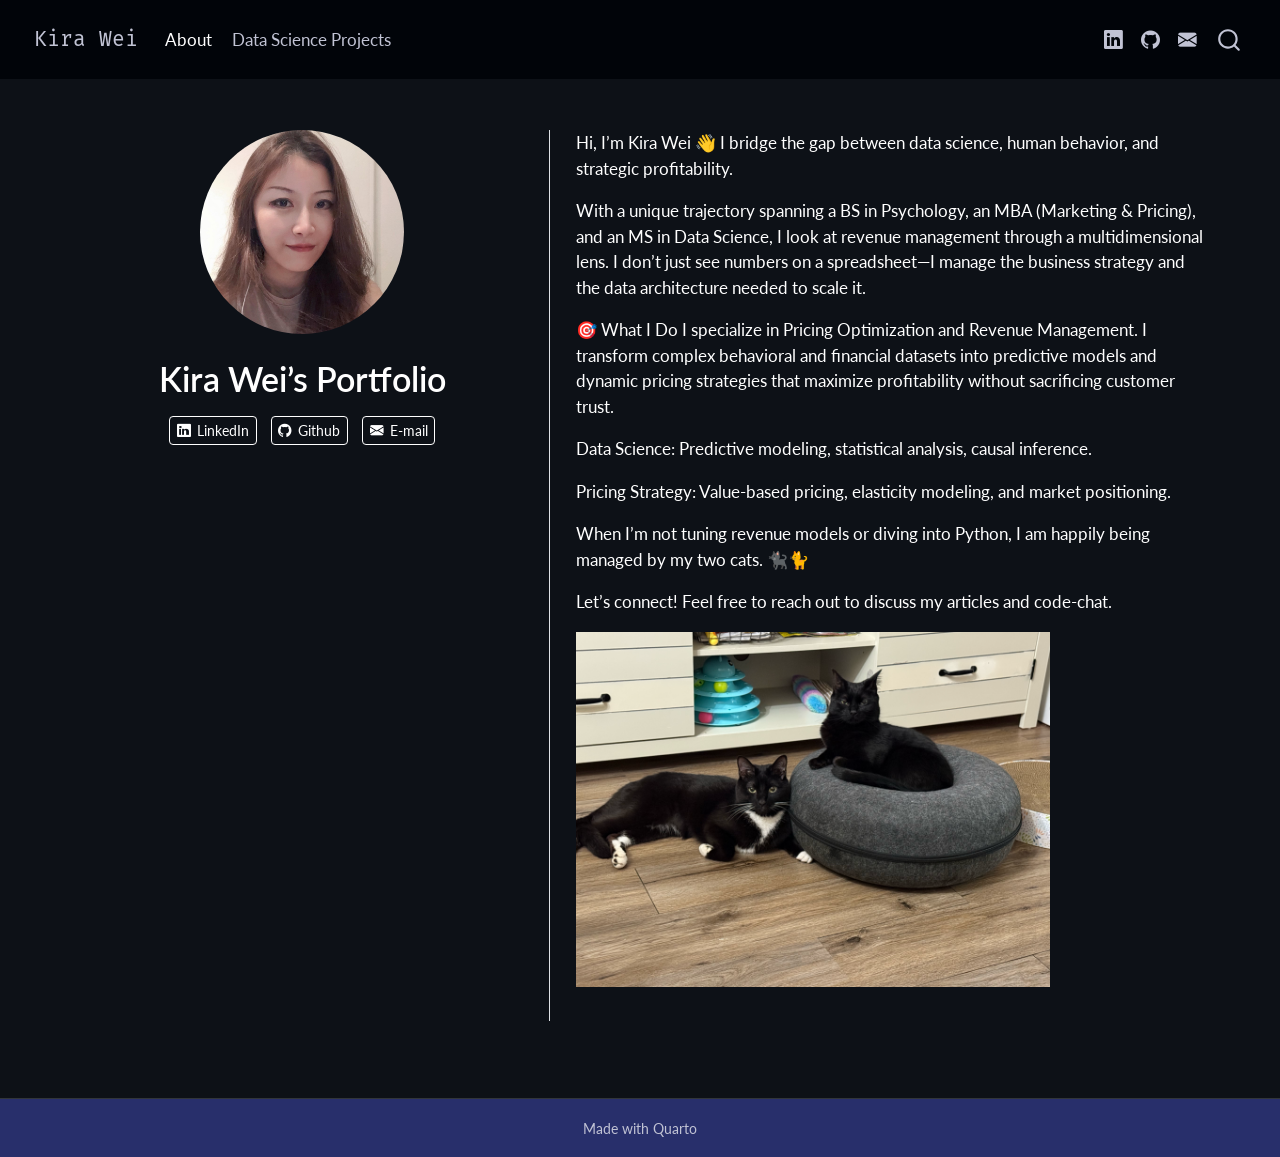
<file: docs/index.html>
<!DOCTYPE html>
<html xmlns="http://www.w3.org/1999/xhtml" lang="en" xml:lang="en"><head>

<meta charset="utf-8">
<meta name="generator" content="quarto-1.8.25">

<meta name="viewport" content="width=device-width, initial-scale=1.0, user-scalable=yes">

<meta name="author" content="">

<title>Kira Wei’s Portfolio – Kira Wei</title>
<style>
code{white-space: pre-wrap;}
span.smallcaps{font-variant: small-caps;}
div.columns{display: flex; gap: min(4vw, 1.5em);}
div.column{flex: auto; overflow-x: auto;}
div.hanging-indent{margin-left: 1.5em; text-indent: -1.5em;}
ul.task-list{list-style: none;}
ul.task-list li input[type="checkbox"] {
  width: 0.8em;
  margin: 0 0.8em 0.2em -1em; /* quarto-specific, see https://github.com/quarto-dev/quarto-cli/issues/4556 */ 
  vertical-align: middle;
}
</style>


<script src="site_libs/quarto-nav/quarto-nav.js"></script>
<script src="site_libs/quarto-nav/headroom.min.js"></script>
<script src="site_libs/clipboard/clipboard.min.js"></script>
<script src="site_libs/quarto-search/autocomplete.umd.js"></script>
<script src="site_libs/quarto-search/fuse.min.js"></script>
<script src="site_libs/quarto-search/quarto-search.js"></script>
<meta name="quarto:offset" content="./">
<link href="./images/kirawei.png" rel="icon" type="image/png">
<script src="site_libs/quarto-html/quarto.js" type="module"></script>
<script src="site_libs/quarto-html/tabsets/tabsets.js" type="module"></script>
<script src="site_libs/quarto-html/axe/axe-check.js" type="module"></script>
<script src="site_libs/quarto-html/popper.min.js"></script>
<script src="site_libs/quarto-html/tippy.umd.min.js"></script>
<link href="site_libs/quarto-html/tippy.css" rel="stylesheet">
<link href="site_libs/quarto-html/quarto-syntax-highlighting-dark-e1acd5637c463893ad826fee27f89eaf.css" rel="stylesheet" id="quarto-text-highlighting-styles">
<script src="site_libs/bootstrap/bootstrap.min.js"></script>
<link href="site_libs/bootstrap/bootstrap-icons.css" rel="stylesheet">
<link href="site_libs/bootstrap/bootstrap-3260d866896717bf08a0df898a0d5767.min.css" rel="stylesheet" append-hash="true" id="quarto-bootstrap" data-mode="dark">
<script id="quarto-search-options" type="application/json">{
  "location": "navbar",
  "copy-button": false,
  "collapse-after": 3,
  "panel-placement": "end",
  "type": "overlay",
  "limit": 50,
  "keyboard-shortcut": [
    "f",
    "/",
    "s"
  ],
  "show-item-context": false,
  "language": {
    "search-no-results-text": "No results",
    "search-matching-documents-text": "matching documents",
    "search-copy-link-title": "Copy link to search",
    "search-hide-matches-text": "Hide additional matches",
    "search-more-match-text": "more match in this document",
    "search-more-matches-text": "more matches in this document",
    "search-clear-button-title": "Clear",
    "search-text-placeholder": "",
    "search-detached-cancel-button-title": "Cancel",
    "search-submit-button-title": "Submit",
    "search-label": "Search"
  }
}</script>


<link rel="stylesheet" href="styles/css/styles.css">
<meta property="og:title" content="Kira Wei’s Portfolio – Kira Wei">
<meta property="og:image" content="https://fortietwo.com/images/kirawei.png">
<meta property="og:site_name" content="Kira Wei">
<meta property="og:image:height" content="800">
<meta property="og:image:width" content="800">
</head>

<body class="nav-fixed quarto-light">

<div id="quarto-search-results"></div>
  <header id="quarto-header" class="headroom fixed-top">
    <nav class="navbar navbar-expand-lg " data-bs-theme="dark">
      <div class="navbar-container container-fluid">
      <div class="navbar-brand-container mx-auto">
    <a href="./index.html" class="navbar-brand navbar-brand-logo">
    </a>
    <a class="navbar-brand" href="./index.html">
    <span class="navbar-title">Kira Wei</span>
    </a>
  </div>
            <div id="quarto-search" class="" title="Search"></div>
          <button class="navbar-toggler" type="button" data-bs-toggle="collapse" data-bs-target="#navbarCollapse" aria-controls="navbarCollapse" role="menu" aria-expanded="false" aria-label="Toggle navigation" onclick="if (window.quartoToggleHeadroom) { window.quartoToggleHeadroom(); }">
  <span class="navbar-toggler-icon"></span>
</button>
          <div class="collapse navbar-collapse" id="navbarCollapse">
            <ul class="navbar-nav navbar-nav-scroll me-auto">
  <li class="nav-item">
    <a class="nav-link active" href="./index.html" aria-current="page"> 
<span class="menu-text">About</span></a>
  </li>  
  <li class="nav-item">
    <a class="nav-link" href="./projects.html"> 
<span class="menu-text">Data Science Projects</span></a>
  </li>  
</ul>
            <ul class="navbar-nav navbar-nav-scroll ms-auto">
  <li class="nav-item compact">
    <a class="nav-link" href="https://www.linkedin.com/in/mengjiawei/"> <i class="bi bi-linkedin" role="img">
</i> 
<span class="menu-text"></span></a>
  </li>  
  <li class="nav-item compact">
    <a class="nav-link" href="https://github.com/kirawei2025"> <i class="bi bi-github" role="img">
</i> 
<span class="menu-text"></span></a>
  </li>  
  <li class="nav-item compact">
    <a class="nav-link" href="mailto:kiraofsimon@gmail.com"> <i class="bi bi-envelope-fill" role="img">
</i> 
<span class="menu-text"></span></a>
  </li>  
</ul>
          </div> <!-- /navcollapse -->
            <div class="quarto-navbar-tools">
</div>
      </div> <!-- /container-fluid -->
    </nav>
</header>
<!-- content -->
<div id="quarto-content" class="quarto-container page-columns page-rows-contents page-layout-full page-navbar">
<!-- sidebar -->
<!-- margin-sidebar -->
    
<!-- main -->
<div class="quarto-about-trestles column-page">
  <div class="about-entity">
    <img src="images/kirawei.png" class="about-image
  round " style="height: 12em; width: 12em;">
<header id="title-block-header" class="quarto-title-block default">
<div class="quarto-title">
<h1 class="title">Kira Wei’s Portfolio</h1>
</div>
<div class="quarto-title-meta column-page">
  </div>
</header>
    <div class="about-links">
  <a href="https://www.linkedin.com/in/mengjiawei/" class="about-link" rel="" target="">
    <i class="bi bi-linkedin"></i>
     <span class="about-link-text">LinkedIn</span>
  </a>
  <a href="https://github.com/kirawei2025" class="about-link" rel="" target="">
    <i class="bi bi-github"></i>
     <span class="about-link-text">Github</span>
  </a>
  <a href="mailto:kiraofsimon@gmail.com" class="about-link" rel="" target="">
    <i class="bi bi-envelope-fill"></i>
     <span class="about-link-text">E-mail</span>
  </a>
</div>
  </div>
  <div class="about-contents"><main class="content column-page" id="quarto-document-content">
<div id="abouten">
<p>Hi, I’m Kira Wei 👋 I bridge the gap between data science, human behavior, and strategic profitability.</p>
<p>With a unique trajectory spanning a BS in Psychology, an MBA (Marketing &amp; Pricing), and an MS in Data Science, I look at revenue management through a multidimensional lens. I don’t just see numbers on a spreadsheet—I manage the business strategy and the data architecture needed to scale it.</p>
<p>🎯 What I Do I specialize in Pricing Optimization and Revenue Management. I transform complex behavioral and financial datasets into predictive models and dynamic pricing strategies that maximize profitability without sacrificing customer trust.</p>
<p>Data Science: Predictive modeling, statistical analysis, causal inference.</p>
<p>Pricing Strategy: Value-based pricing, elasticity modeling, and market positioning.</p>
<p>When I’m not tuning revenue models or diving into Python, I am happily being managed by my two cats. 🐈‍⬛🐈</p>
<p>Let’s connect! Feel free to reach out to discuss my articles and code-chat.</p>
</div>
<p><img src="images/cat.png" class="img-fluid" style="width:75.0%"></p>
<script src="styles/js/txt-animate.js"></script>
<script src="styles/js/txt-showhide.js"></script>


</main></div>
</div>
 <!-- /main -->
<script id="quarto-html-after-body" type="application/javascript">
  window.document.addEventListener("DOMContentLoaded", function (event) {
    const isCodeAnnotation = (el) => {
      for (const clz of el.classList) {
        if (clz.startsWith('code-annotation-')) {                     
          return true;
        }
      }
      return false;
    }
    const onCopySuccess = function(e) {
      // button target
      const button = e.trigger;
      // don't keep focus
      button.blur();
      // flash "checked"
      button.classList.add('code-copy-button-checked');
      var currentTitle = button.getAttribute("title");
      button.setAttribute("title", "Copied!");
      let tooltip;
      if (window.bootstrap) {
        button.setAttribute("data-bs-toggle", "tooltip");
        button.setAttribute("data-bs-placement", "left");
        button.setAttribute("data-bs-title", "Copied!");
        tooltip = new bootstrap.Tooltip(button, 
          { trigger: "manual", 
            customClass: "code-copy-button-tooltip",
            offset: [0, -8]});
        tooltip.show();    
      }
      setTimeout(function() {
        if (tooltip) {
          tooltip.hide();
          button.removeAttribute("data-bs-title");
          button.removeAttribute("data-bs-toggle");
          button.removeAttribute("data-bs-placement");
        }
        button.setAttribute("title", currentTitle);
        button.classList.remove('code-copy-button-checked');
      }, 1000);
      // clear code selection
      e.clearSelection();
    }
    const getTextToCopy = function(trigger) {
      const outerScaffold = trigger.parentElement.cloneNode(true);
      const codeEl = outerScaffold.querySelector('code');
      for (const childEl of codeEl.children) {
        if (isCodeAnnotation(childEl)) {
          childEl.remove();
        }
      }
      return codeEl.innerText;
    }
    const clipboard = new window.ClipboardJS('.code-copy-button:not([data-in-quarto-modal])', {
      text: getTextToCopy
    });
    clipboard.on('success', onCopySuccess);
    if (window.document.getElementById('quarto-embedded-source-code-modal')) {
      const clipboardModal = new window.ClipboardJS('.code-copy-button[data-in-quarto-modal]', {
        text: getTextToCopy,
        container: window.document.getElementById('quarto-embedded-source-code-modal')
      });
      clipboardModal.on('success', onCopySuccess);
    }
      var localhostRegex = new RegExp(/^(?:http|https):\/\/localhost\:?[0-9]*\//);
      var mailtoRegex = new RegExp(/^mailto:/);
        var filterRegex = new RegExp("^(?:http:|https:)\/\/(www\.)?fortietwo\.com");
      var isInternal = (href) => {
          return filterRegex.test(href) || localhostRegex.test(href) || mailtoRegex.test(href);
      }
      // Inspect non-navigation links and adorn them if external
     var links = window.document.querySelectorAll('a[href]:not(.nav-link):not(.navbar-brand):not(.toc-action):not(.sidebar-link):not(.sidebar-item-toggle):not(.pagination-link):not(.no-external):not([aria-hidden]):not(.dropdown-item):not(.quarto-navigation-tool):not(.about-link)');
      for (var i=0; i<links.length; i++) {
        const link = links[i];
        if (!isInternal(link.href)) {
          // undo the damage that might have been done by quarto-nav.js in the case of
          // links that we want to consider external
          if (link.dataset.originalHref !== undefined) {
            link.href = link.dataset.originalHref;
          }
            // target, if specified
            link.setAttribute("target", "_blank");
            if (link.getAttribute("rel") === null) {
              link.setAttribute("rel", "noopener");
            }
        }
      }
    function tippyHover(el, contentFn, onTriggerFn, onUntriggerFn) {
      const config = {
        allowHTML: true,
        maxWidth: 500,
        delay: 100,
        arrow: false,
        appendTo: function(el) {
            return el.parentElement;
        },
        interactive: true,
        interactiveBorder: 10,
        theme: 'quarto',
        placement: 'bottom-start',
      };
      if (contentFn) {
        config.content = contentFn;
      }
      if (onTriggerFn) {
        config.onTrigger = onTriggerFn;
      }
      if (onUntriggerFn) {
        config.onUntrigger = onUntriggerFn;
      }
      window.tippy(el, config); 
    }
    const noterefs = window.document.querySelectorAll('a[role="doc-noteref"]');
    for (var i=0; i<noterefs.length; i++) {
      const ref = noterefs[i];
      tippyHover(ref, function() {
        // use id or data attribute instead here
        let href = ref.getAttribute('data-footnote-href') || ref.getAttribute('href');
        try { href = new URL(href).hash; } catch {}
        const id = href.replace(/^#\/?/, "");
        const note = window.document.getElementById(id);
        if (note) {
          return note.innerHTML;
        } else {
          return "";
        }
      });
    }
    const xrefs = window.document.querySelectorAll('a.quarto-xref');
    const processXRef = (id, note) => {
      // Strip column container classes
      const stripColumnClz = (el) => {
        el.classList.remove("page-full", "page-columns");
        if (el.children) {
          for (const child of el.children) {
            stripColumnClz(child);
          }
        }
      }
      stripColumnClz(note)
      if (id === null || id.startsWith('sec-')) {
        // Special case sections, only their first couple elements
        const container = document.createElement("div");
        if (note.children && note.children.length > 2) {
          container.appendChild(note.children[0].cloneNode(true));
          for (let i = 1; i < note.children.length; i++) {
            const child = note.children[i];
            if (child.tagName === "P" && child.innerText === "") {
              continue;
            } else {
              container.appendChild(child.cloneNode(true));
              break;
            }
          }
          if (window.Quarto?.typesetMath) {
            window.Quarto.typesetMath(container);
          }
          return container.innerHTML
        } else {
          if (window.Quarto?.typesetMath) {
            window.Quarto.typesetMath(note);
          }
          return note.innerHTML;
        }
      } else {
        // Remove any anchor links if they are present
        const anchorLink = note.querySelector('a.anchorjs-link');
        if (anchorLink) {
          anchorLink.remove();
        }
        if (window.Quarto?.typesetMath) {
          window.Quarto.typesetMath(note);
        }
        if (note.classList.contains("callout")) {
          return note.outerHTML;
        } else {
          return note.innerHTML;
        }
      }
    }
    for (var i=0; i<xrefs.length; i++) {
      const xref = xrefs[i];
      tippyHover(xref, undefined, function(instance) {
        instance.disable();
        let url = xref.getAttribute('href');
        let hash = undefined; 
        if (url.startsWith('#')) {
          hash = url;
        } else {
          try { hash = new URL(url).hash; } catch {}
        }
        if (hash) {
          const id = hash.replace(/^#\/?/, "");
          const note = window.document.getElementById(id);
          if (note !== null) {
            try {
              const html = processXRef(id, note.cloneNode(true));
              instance.setContent(html);
            } finally {
              instance.enable();
              instance.show();
            }
          } else {
            // See if we can fetch this
            fetch(url.split('#')[0])
            .then(res => res.text())
            .then(html => {
              const parser = new DOMParser();
              const htmlDoc = parser.parseFromString(html, "text/html");
              const note = htmlDoc.getElementById(id);
              if (note !== null) {
                const html = processXRef(id, note);
                instance.setContent(html);
              } 
            }).finally(() => {
              instance.enable();
              instance.show();
            });
          }
        } else {
          // See if we can fetch a full url (with no hash to target)
          // This is a special case and we should probably do some content thinning / targeting
          fetch(url)
          .then(res => res.text())
          .then(html => {
            const parser = new DOMParser();
            const htmlDoc = parser.parseFromString(html, "text/html");
            const note = htmlDoc.querySelector('main.content');
            if (note !== null) {
              // This should only happen for chapter cross references
              // (since there is no id in the URL)
              // remove the first header
              if (note.children.length > 0 && note.children[0].tagName === "HEADER") {
                note.children[0].remove();
              }
              const html = processXRef(null, note);
              instance.setContent(html);
            } 
          }).finally(() => {
            instance.enable();
            instance.show();
          });
        }
      }, function(instance) {
      });
    }
        let selectedAnnoteEl;
        const selectorForAnnotation = ( cell, annotation) => {
          let cellAttr = 'data-code-cell="' + cell + '"';
          let lineAttr = 'data-code-annotation="' +  annotation + '"';
          const selector = 'span[' + cellAttr + '][' + lineAttr + ']';
          return selector;
        }
        const selectCodeLines = (annoteEl) => {
          const doc = window.document;
          const targetCell = annoteEl.getAttribute("data-target-cell");
          const targetAnnotation = annoteEl.getAttribute("data-target-annotation");
          const annoteSpan = window.document.querySelector(selectorForAnnotation(targetCell, targetAnnotation));
          const lines = annoteSpan.getAttribute("data-code-lines").split(",");
          const lineIds = lines.map((line) => {
            return targetCell + "-" + line;
          })
          let top = null;
          let height = null;
          let parent = null;
          if (lineIds.length > 0) {
              //compute the position of the single el (top and bottom and make a div)
              const el = window.document.getElementById(lineIds[0]);
              top = el.offsetTop;
              height = el.offsetHeight;
              parent = el.parentElement.parentElement;
            if (lineIds.length > 1) {
              const lastEl = window.document.getElementById(lineIds[lineIds.length - 1]);
              const bottom = lastEl.offsetTop + lastEl.offsetHeight;
              height = bottom - top;
            }
            if (top !== null && height !== null && parent !== null) {
              // cook up a div (if necessary) and position it 
              let div = window.document.getElementById("code-annotation-line-highlight");
              if (div === null) {
                div = window.document.createElement("div");
                div.setAttribute("id", "code-annotation-line-highlight");
                div.style.position = 'absolute';
                parent.appendChild(div);
              }
              div.style.top = top - 2 + "px";
              div.style.height = height + 4 + "px";
              div.style.left = 0;
              let gutterDiv = window.document.getElementById("code-annotation-line-highlight-gutter");
              if (gutterDiv === null) {
                gutterDiv = window.document.createElement("div");
                gutterDiv.setAttribute("id", "code-annotation-line-highlight-gutter");
                gutterDiv.style.position = 'absolute';
                const codeCell = window.document.getElementById(targetCell);
                const gutter = codeCell.querySelector('.code-annotation-gutter');
                gutter.appendChild(gutterDiv);
              }
              gutterDiv.style.top = top - 2 + "px";
              gutterDiv.style.height = height + 4 + "px";
            }
            selectedAnnoteEl = annoteEl;
          }
        };
        const unselectCodeLines = () => {
          const elementsIds = ["code-annotation-line-highlight", "code-annotation-line-highlight-gutter"];
          elementsIds.forEach((elId) => {
            const div = window.document.getElementById(elId);
            if (div) {
              div.remove();
            }
          });
          selectedAnnoteEl = undefined;
        };
          // Handle positioning of the toggle
      window.addEventListener(
        "resize",
        throttle(() => {
          elRect = undefined;
          if (selectedAnnoteEl) {
            selectCodeLines(selectedAnnoteEl);
          }
        }, 10)
      );
      function throttle(fn, ms) {
      let throttle = false;
      let timer;
        return (...args) => {
          if(!throttle) { // first call gets through
              fn.apply(this, args);
              throttle = true;
          } else { // all the others get throttled
              if(timer) clearTimeout(timer); // cancel #2
              timer = setTimeout(() => {
                fn.apply(this, args);
                timer = throttle = false;
              }, ms);
          }
        };
      }
        // Attach click handler to the DT
        const annoteDls = window.document.querySelectorAll('dt[data-target-cell]');
        for (const annoteDlNode of annoteDls) {
          annoteDlNode.addEventListener('click', (event) => {
            const clickedEl = event.target;
            if (clickedEl !== selectedAnnoteEl) {
              unselectCodeLines();
              const activeEl = window.document.querySelector('dt[data-target-cell].code-annotation-active');
              if (activeEl) {
                activeEl.classList.remove('code-annotation-active');
              }
              selectCodeLines(clickedEl);
              clickedEl.classList.add('code-annotation-active');
            } else {
              // Unselect the line
              unselectCodeLines();
              clickedEl.classList.remove('code-annotation-active');
            }
          });
        }
    const findCites = (el) => {
      const parentEl = el.parentElement;
      if (parentEl) {
        const cites = parentEl.dataset.cites;
        if (cites) {
          return {
            el,
            cites: cites.split(' ')
          };
        } else {
          return findCites(el.parentElement)
        }
      } else {
        return undefined;
      }
    };
    var bibliorefs = window.document.querySelectorAll('a[role="doc-biblioref"]');
    for (var i=0; i<bibliorefs.length; i++) {
      const ref = bibliorefs[i];
      const citeInfo = findCites(ref);
      if (citeInfo) {
        tippyHover(citeInfo.el, function() {
          var popup = window.document.createElement('div');
          citeInfo.cites.forEach(function(cite) {
            var citeDiv = window.document.createElement('div');
            citeDiv.classList.add('hanging-indent');
            citeDiv.classList.add('csl-entry');
            var biblioDiv = window.document.getElementById('ref-' + cite);
            if (biblioDiv) {
              citeDiv.innerHTML = biblioDiv.innerHTML;
            }
            popup.appendChild(citeDiv);
          });
          return popup.innerHTML;
        });
      }
    }
  });
  </script>
</div> <!-- /content -->
<footer class="footer">
  <div class="nav-footer">
    <div class="nav-footer-left">
      &nbsp;
    </div>   
    <div class="nav-footer-center">
<p>Made with&nbsp;<a href="https://quarto.org/">Quarto</a></p>
</div>
    <div class="nav-footer-right">
      &nbsp;
    </div>
  </div>
</footer>




</body></html>
</file>
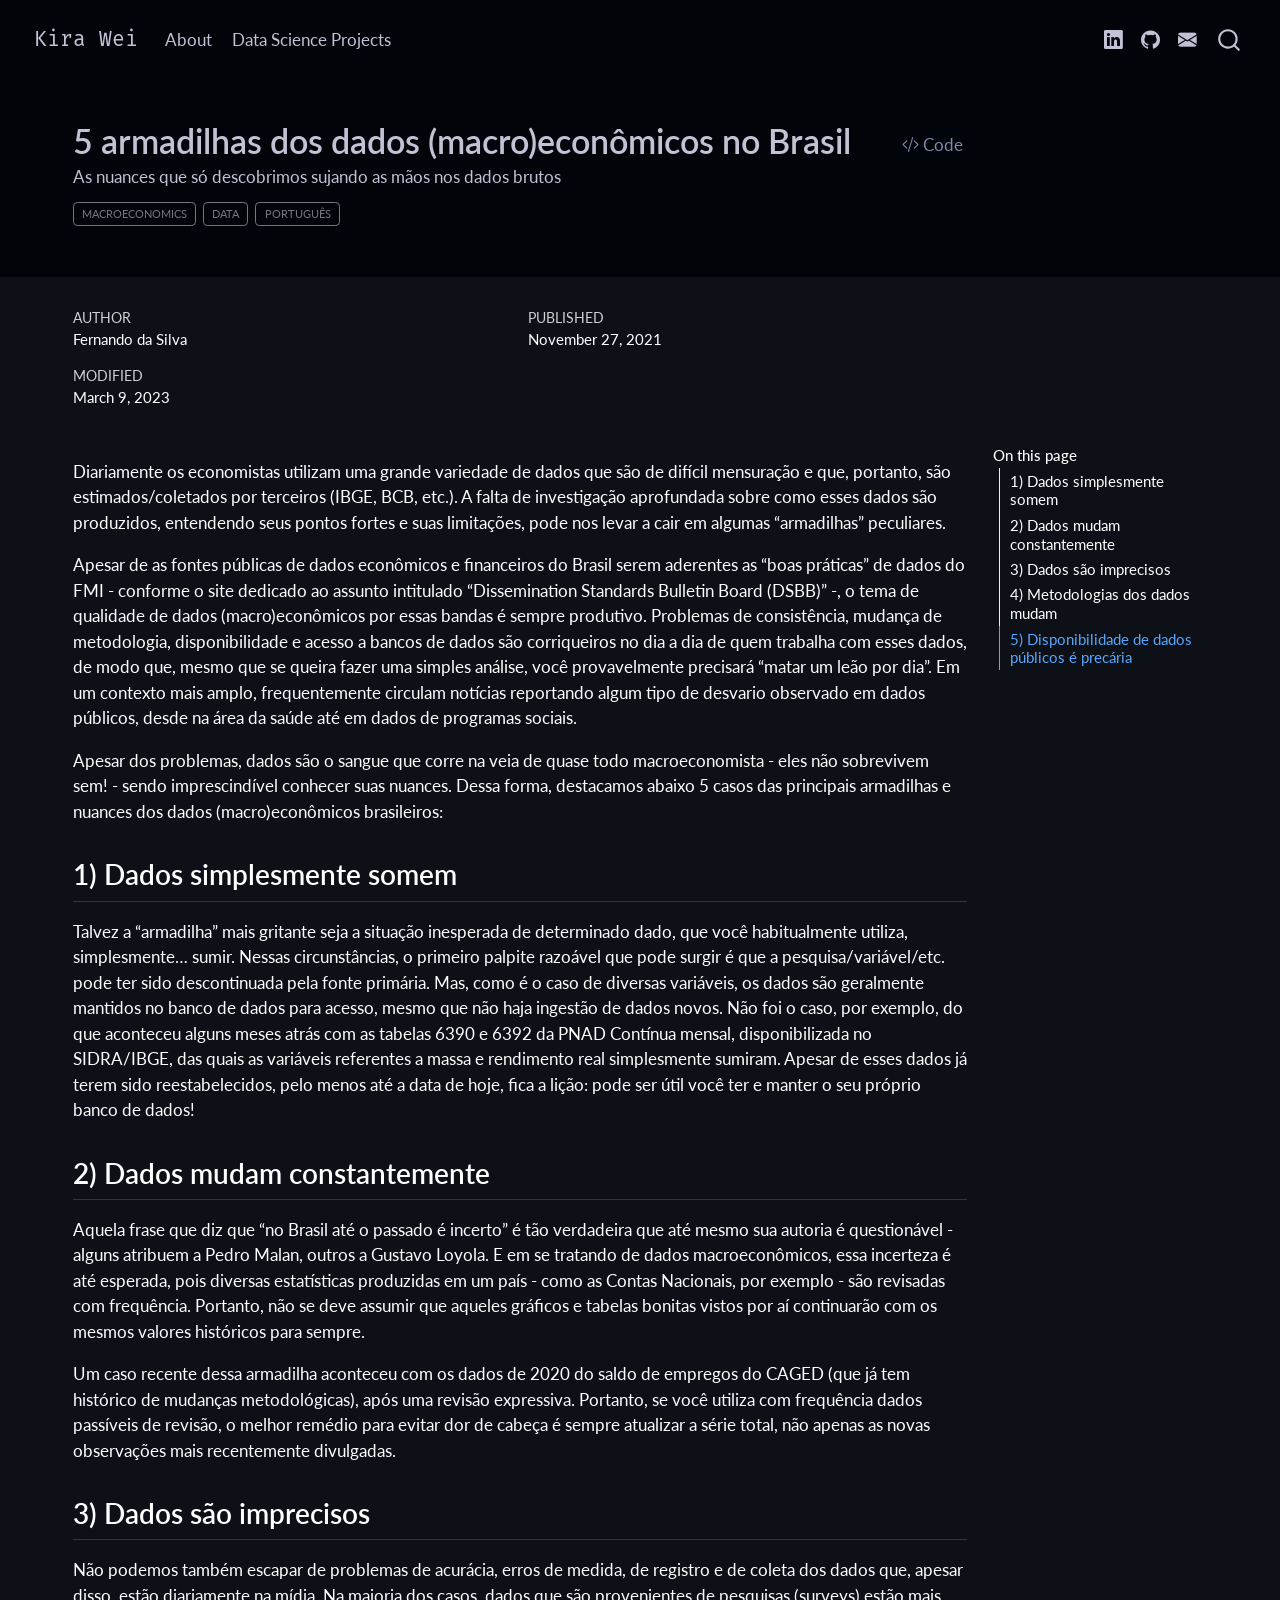
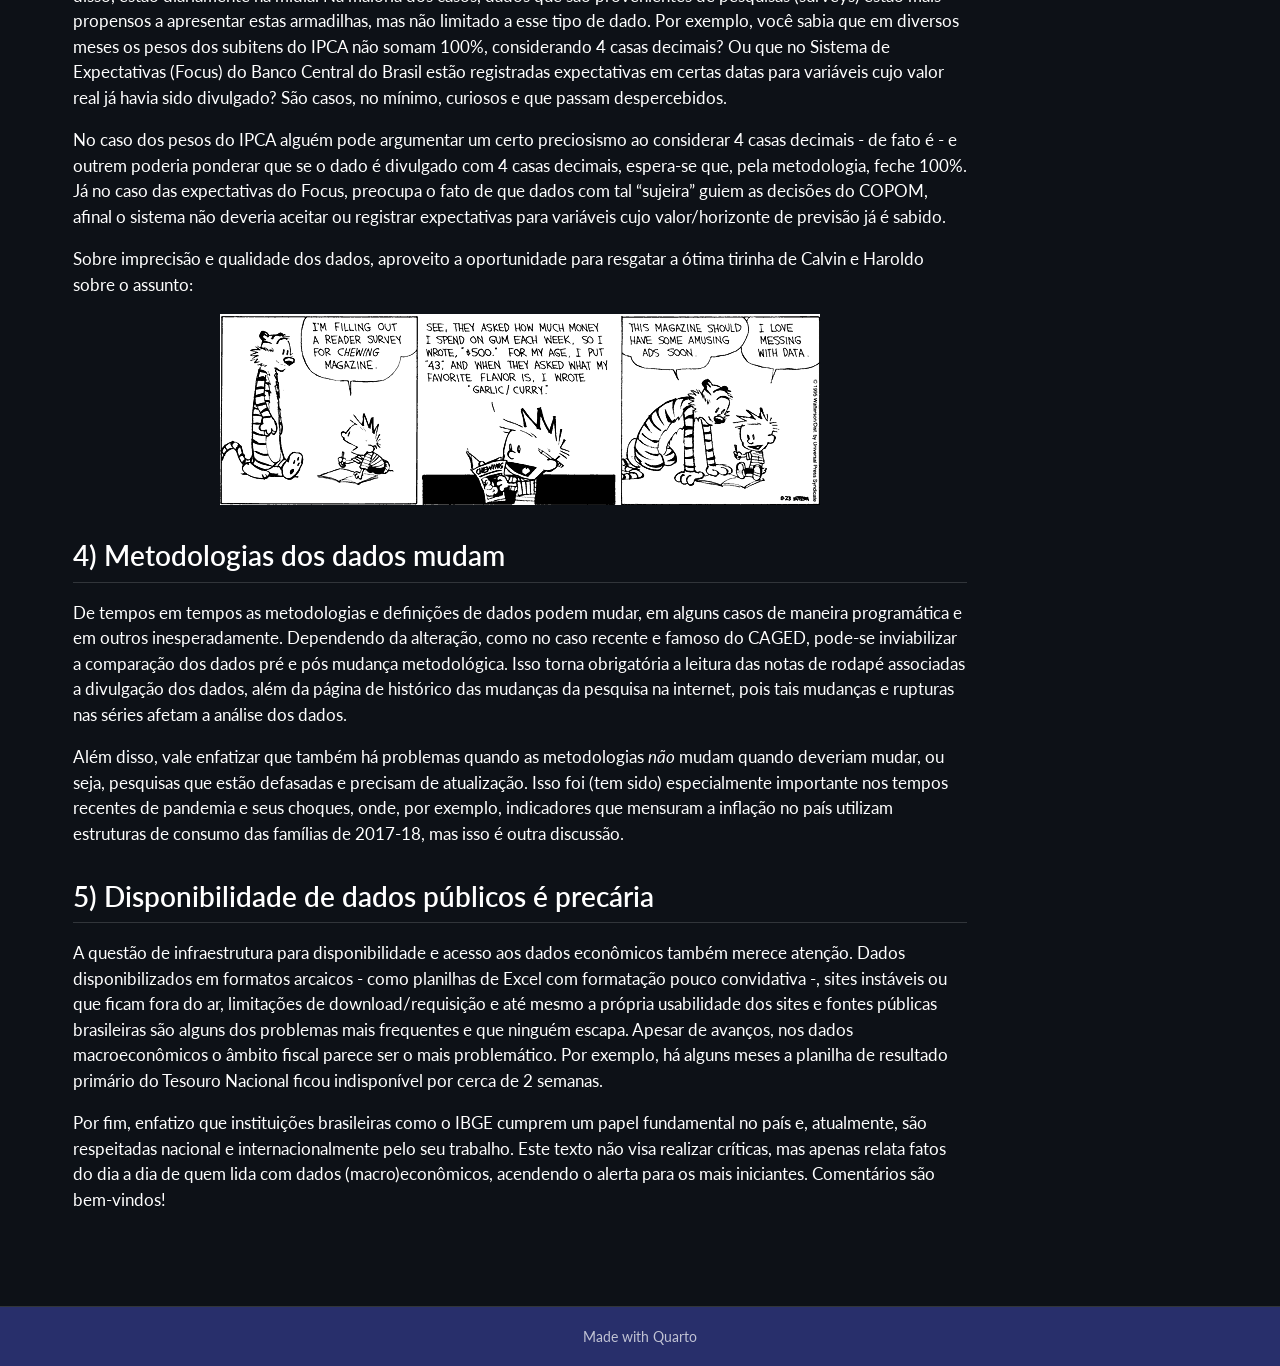
<file: docs/projects/2021-11-27-armadilhas-dos-dados-macro-no-brasil/index.html>
<!DOCTYPE html>
<html xmlns="http://www.w3.org/1999/xhtml" lang="en" xml:lang="en"><head>

<meta charset="utf-8">
<meta name="generator" content="quarto-1.8.25">

<meta name="viewport" content="width=device-width, initial-scale=1.0, user-scalable=yes">

<meta name="author" content="Fernando da Silva">
<meta name="dcterms.date" content="2021-11-27">
<meta name="description" content="As nuances que só descobrimos sujando as mãos nos dados brutos">

<title>5 armadilhas dos dados (macro)econômicos no Brasil – Kira Wei</title>
<style>
code{white-space: pre-wrap;}
span.smallcaps{font-variant: small-caps;}
div.columns{display: flex; gap: min(4vw, 1.5em);}
div.column{flex: auto; overflow-x: auto;}
div.hanging-indent{margin-left: 1.5em; text-indent: -1.5em;}
ul.task-list{list-style: none;}
ul.task-list li input[type="checkbox"] {
  width: 0.8em;
  margin: 0 0.8em 0.2em -1em; /* quarto-specific, see https://github.com/quarto-dev/quarto-cli/issues/4556 */ 
  vertical-align: middle;
}
/* CSS for syntax highlighting */
html { -webkit-text-size-adjust: 100%; }
pre > code.sourceCode { white-space: pre; position: relative; }
pre > code.sourceCode > span { display: inline-block; line-height: 1.25; }
pre > code.sourceCode > span:empty { height: 1.2em; }
.sourceCode { overflow: visible; }
code.sourceCode > span { color: inherit; text-decoration: inherit; }
div.sourceCode { margin: 1em 0; }
pre.sourceCode { margin: 0; }
@media screen {
div.sourceCode { overflow: auto; }
}
@media print {
pre > code.sourceCode { white-space: pre-wrap; }
pre > code.sourceCode > span { text-indent: -5em; padding-left: 5em; }
}
pre.numberSource code
  { counter-reset: source-line 0; }
pre.numberSource code > span
  { position: relative; left: -4em; counter-increment: source-line; }
pre.numberSource code > span > a:first-child::before
  { content: counter(source-line);
    position: relative; left: -1em; text-align: right; vertical-align: baseline;
    border: none; display: inline-block;
    -webkit-touch-callout: none; -webkit-user-select: none;
    -khtml-user-select: none; -moz-user-select: none;
    -ms-user-select: none; user-select: none;
    padding: 0 4px; width: 4em;
  }
pre.numberSource { margin-left: 3em;  padding-left: 4px; }
div.sourceCode
  {   }
@media screen {
pre > code.sourceCode > span > a:first-child::before { text-decoration: underline; }
}
</style>


<script src="../../site_libs/quarto-nav/quarto-nav.js"></script>
<script src="../../site_libs/quarto-nav/headroom.min.js"></script>
<script src="../../site_libs/clipboard/clipboard.min.js"></script>
<script src="../../site_libs/quarto-search/autocomplete.umd.js"></script>
<script src="../../site_libs/quarto-search/fuse.min.js"></script>
<script src="../../site_libs/quarto-search/quarto-search.js"></script>
<meta name="quarto:offset" content="../../">
<link href="../../images/kirawei.png" rel="icon" type="image/png">
<script src="../../site_libs/quarto-html/quarto.js" type="module"></script>
<script src="../../site_libs/quarto-html/tabsets/tabsets.js" type="module"></script>
<script src="../../site_libs/quarto-html/axe/axe-check.js" type="module"></script>
<script src="../../site_libs/quarto-html/popper.min.js"></script>
<script src="../../site_libs/quarto-html/tippy.umd.min.js"></script>
<script src="../../site_libs/quarto-html/anchor.min.js"></script>
<link href="../../site_libs/quarto-html/tippy.css" rel="stylesheet">
<link href="../../site_libs/quarto-html/quarto-syntax-highlighting-dark-e1acd5637c463893ad826fee27f89eaf.css" rel="stylesheet" id="quarto-text-highlighting-styles">
<script src="../../site_libs/bootstrap/bootstrap.min.js"></script>
<link href="../../site_libs/bootstrap/bootstrap-icons.css" rel="stylesheet">
<link href="../../site_libs/bootstrap/bootstrap-3260d866896717bf08a0df898a0d5767.min.css" rel="stylesheet" append-hash="true" id="quarto-bootstrap" data-mode="dark">
<script id="quarto-search-options" type="application/json">{
  "location": "navbar",
  "copy-button": false,
  "collapse-after": 3,
  "panel-placement": "end",
  "type": "overlay",
  "limit": 50,
  "keyboard-shortcut": [
    "f",
    "/",
    "s"
  ],
  "show-item-context": false,
  "language": {
    "search-no-results-text": "No results",
    "search-matching-documents-text": "matching documents",
    "search-copy-link-title": "Copy link to search",
    "search-hide-matches-text": "Hide additional matches",
    "search-more-match-text": "more match in this document",
    "search-more-matches-text": "more matches in this document",
    "search-clear-button-title": "Clear",
    "search-text-placeholder": "",
    "search-detached-cancel-button-title": "Cancel",
    "search-submit-button-title": "Submit",
    "search-label": "Search"
  }
}</script>


<link rel="stylesheet" href="../../styles/css/styles.css">
<meta property="og:title" content="5 armadilhas dos dados (macro)econômicos no Brasil – Kira Wei">
<meta property="og:description" content="As nuances que só descobrimos sujando as mãos nos dados brutos">
<meta property="og:image" content="https://fortietwo.com/projects/2021-11-27-armadilhas-dos-dados-macro-no-brasil/imgs/Calvin_Hobbes_Data_Quality.png">
<meta property="og:site_name" content="Kira Wei">
<meta property="og:image:height" content="191">
<meta property="og:image:width" content="600">
</head>

<body class="nav-fixed quarto-light">

<div id="quarto-search-results"></div>
  <header id="quarto-header" class="headroom fixed-top quarto-banner">
    <nav class="navbar navbar-expand-lg " data-bs-theme="dark">
      <div class="navbar-container container-fluid">
      <div class="navbar-brand-container mx-auto">
    <a href="../../index.html" class="navbar-brand navbar-brand-logo">
    </a>
    <a class="navbar-brand" href="../../index.html">
    <span class="navbar-title">Kira Wei</span>
    </a>
  </div>
            <div id="quarto-search" class="" title="Search"></div>
          <button class="navbar-toggler" type="button" data-bs-toggle="collapse" data-bs-target="#navbarCollapse" aria-controls="navbarCollapse" role="menu" aria-expanded="false" aria-label="Toggle navigation" onclick="if (window.quartoToggleHeadroom) { window.quartoToggleHeadroom(); }">
  <span class="navbar-toggler-icon"></span>
</button>
          <div class="collapse navbar-collapse" id="navbarCollapse">
            <ul class="navbar-nav navbar-nav-scroll me-auto">
  <li class="nav-item">
    <a class="nav-link" href="../../index.html"> 
<span class="menu-text">About</span></a>
  </li>  
  <li class="nav-item">
    <a class="nav-link" href="../../projects.html"> 
<span class="menu-text">Data Science Projects</span></a>
  </li>  
</ul>
            <ul class="navbar-nav navbar-nav-scroll ms-auto">
  <li class="nav-item compact">
    <a class="nav-link" href="https://www.linkedin.com/in/mengjiawei/"> <i class="bi bi-linkedin" role="img">
</i> 
<span class="menu-text"></span></a>
  </li>  
  <li class="nav-item compact">
    <a class="nav-link" href="https://github.com/kirawei2025"> <i class="bi bi-github" role="img">
</i> 
<span class="menu-text"></span></a>
  </li>  
  <li class="nav-item compact">
    <a class="nav-link" href="mailto:kiraofsimon@gmail.com"> <i class="bi bi-envelope-fill" role="img">
</i> 
<span class="menu-text"></span></a>
  </li>  
</ul>
          </div> <!-- /navcollapse -->
            <div class="quarto-navbar-tools">
</div>
      </div> <!-- /container-fluid -->
    </nav>
</header>
<!-- content -->
<header id="title-block-header" class="quarto-title-block default page-columns page-full">
  <div class="quarto-title-banner page-columns page-full">
    <div class="quarto-title column-page-left">
      <div class="quarto-title-block"><div><h1 class="title">5 armadilhas dos dados (macro)econômicos no Brasil</h1><button type="button" class="btn code-tools-button" id="quarto-code-tools-source"><i class="bi"></i> Code</button></div></div>
                  <div>
        <div class="description">
          As nuances que só descobrimos sujando as mãos nos dados brutos
        </div>
      </div>
                          <div class="quarto-categories">
                <div class="quarto-category">Macroeconomics</div>
                <div class="quarto-category">Data</div>
                <div class="quarto-category">Português</div>
              </div>
                  </div>
  </div>
    
  
  <div class="quarto-title-meta column-page-left">

      <div>
      <div class="quarto-title-meta-heading">Author</div>
      <div class="quarto-title-meta-contents">
               <p>Fernando da Silva </p>
            </div>
    </div>
      
      <div>
      <div class="quarto-title-meta-heading">Published</div>
      <div class="quarto-title-meta-contents">
        <p class="date">November 27, 2021</p>
      </div>
    </div>
    
      <div>
      <div class="quarto-title-meta-heading">Modified</div>
      <div class="quarto-title-meta-contents">
        <p class="date-modified">March 9, 2023</p>
      </div>
    </div>
      
    </div>
    
  
  </header><div id="quarto-content" class="quarto-container page-columns page-rows-contents page-layout-full page-navbar">
<!-- sidebar -->
<!-- margin-sidebar -->
    <div id="quarto-margin-sidebar" class="sidebar margin-sidebar">
        <nav id="TOC" role="doc-toc" class="toc-active">
    <h2 id="toc-title">On this page</h2>
   
  <ul>
  <li><a href="#dados-simplesmente-somem" id="toc-dados-simplesmente-somem" class="nav-link active" data-scroll-target="#dados-simplesmente-somem">1) Dados simplesmente somem</a></li>
  <li><a href="#dados-mudam-constantemente" id="toc-dados-mudam-constantemente" class="nav-link" data-scroll-target="#dados-mudam-constantemente">2) Dados mudam constantemente</a></li>
  <li><a href="#dados-são-imprecisos" id="toc-dados-são-imprecisos" class="nav-link" data-scroll-target="#dados-são-imprecisos">3) Dados são imprecisos</a></li>
  <li><a href="#metodologias-dos-dados-mudam" id="toc-metodologias-dos-dados-mudam" class="nav-link" data-scroll-target="#metodologias-dos-dados-mudam">4) Metodologias dos dados mudam</a></li>
  <li><a href="#disponibilidade-de-dados-públicos-é-precária" id="toc-disponibilidade-de-dados-públicos-é-precária" class="nav-link" data-scroll-target="#disponibilidade-de-dados-públicos-é-precária">5) Disponibilidade de dados públicos é precária</a></li>
  </ul>
</nav>
    </div>
<!-- main -->
<main class="content quarto-banner-title-block column-page-left" id="quarto-document-content">





<p>Diariamente os economistas utilizam uma grande variedade de dados que são de difícil mensuração e que, portanto, são estimados/coletados por terceiros (IBGE, BCB, etc.). A falta de investigação aprofundada sobre como esses dados são produzidos, entendendo seus pontos fortes e suas limitações, pode nos levar a cair em algumas “armadilhas” peculiares.</p>
<p>Apesar de as fontes públicas de dados econômicos e financeiros do Brasil serem aderentes as “boas práticas” de dados do FMI - conforme o site dedicado ao assunto intitulado “Dissemination Standards Bulletin Board (DSBB)” -, o tema de qualidade de dados (macro)econômicos por essas bandas é sempre produtivo. Problemas de consistência, mudança de metodologia, disponibilidade e acesso a bancos de dados são corriqueiros no dia a dia de quem trabalha com esses dados, de modo que, mesmo que se queira fazer uma simples análise, você provavelmente precisará “matar um leão por dia”. Em um contexto mais amplo, frequentemente circulam notícias reportando algum tipo de desvario observado em dados públicos, desde na área da saúde até em dados de programas sociais.</p>
<p>Apesar dos problemas, dados são o sangue que corre na veia de quase todo macroeconomista - eles não sobrevivem sem! - sendo imprescindível conhecer suas nuances. Dessa forma, destacamos abaixo 5 casos das principais armadilhas e nuances dos dados (macro)econômicos brasileiros:</p>
<section id="dados-simplesmente-somem" class="level2">
<h2 class="anchored" data-anchor-id="dados-simplesmente-somem">1) Dados simplesmente somem</h2>
<p>Talvez a “armadilha” mais gritante seja a situação inesperada de determinado dado, que você habitualmente utiliza, simplesmente… sumir. Nessas circunstâncias, o primeiro palpite razoável que pode surgir é que a pesquisa/variável/etc. pode ter sido descontinuada pela fonte primária. Mas, como é o caso de diversas variáveis, os dados são geralmente mantidos no banco de dados para acesso, mesmo que não haja ingestão de dados novos. Não foi o caso, por exemplo, do que aconteceu alguns meses atrás com as tabelas 6390 e 6392 da PNAD Contínua mensal, disponibilizada no SIDRA/IBGE, das quais as variáveis referentes a massa e rendimento real simplesmente sumiram. Apesar de esses dados já terem sido reestabelecidos, pelo menos até a data de hoje, fica a lição: pode ser útil você ter e manter o seu próprio banco de dados!</p>
</section>
<section id="dados-mudam-constantemente" class="level2">
<h2 class="anchored" data-anchor-id="dados-mudam-constantemente">2) Dados mudam constantemente</h2>
<p>Aquela frase que diz que “no Brasil até o passado é incerto” é tão verdadeira que até mesmo sua autoria é questionável - alguns atribuem a Pedro Malan, outros a Gustavo Loyola. E em se tratando de dados macroeconômicos, essa incerteza é até esperada, pois diversas estatísticas produzidas em um país - como as Contas Nacionais, por exemplo - são revisadas com frequência. Portanto, não se deve assumir que aqueles gráficos e tabelas bonitas vistos por aí continuarão com os mesmos valores históricos para sempre.</p>
<p>Um caso recente dessa armadilha aconteceu com os dados de 2020 do saldo de empregos do CAGED (que já tem histórico de mudanças metodológicas), após uma revisão expressiva. Portanto, se você utiliza com frequência dados passíveis de revisão, o melhor remédio para evitar dor de cabeça é sempre atualizar a série total, não apenas as novas observações mais recentemente divulgadas.</p>
</section>
<section id="dados-são-imprecisos" class="level2">
<h2 class="anchored" data-anchor-id="dados-são-imprecisos">3) Dados são imprecisos</h2>
<p>Não podemos também escapar de problemas de acurácia, erros de medida, de registro e de coleta dos dados que, apesar disso, estão diariamente na mídia. Na maioria dos casos, dados que são provenientes de pesquisas (surveys) estão mais propensos a apresentar estas armadilhas, mas não limitado a esse tipo de dado. Por exemplo, você sabia que em diversos meses os pesos dos subitens do IPCA não somam 100%, considerando 4 casas decimais? Ou que no Sistema de Expectativas (Focus) do Banco Central do Brasil estão registradas expectativas em certas datas para variáveis cujo valor real já havia sido divulgado? São casos, no mínimo, curiosos e que passam despercebidos.</p>
<p>No caso dos pesos do IPCA alguém pode argumentar um certo preciosismo ao considerar 4 casas decimais - de fato é - e outrem poderia ponderar que se o dado é divulgado com 4 casas decimais, espera-se que, pela metodologia, feche 100%. Já no caso das expectativas do Focus, preocupa o fato de que dados com tal “sujeira” guiem as decisões do COPOM, afinal o sistema não deveria aceitar ou registrar expectativas para variáveis cujo valor/horizonte de previsão já é sabido.</p>
<p>Sobre imprecisão e qualidade dos dados, aproveito a oportunidade para resgatar a ótima tirinha de Calvin e Haroldo sobre o assunto:</p>
<p style="text-align:center;">
<img src="imgs/Calvin_Hobbes_Data_Quality.png" class="img-fluid">
</p>
</section>
<section id="metodologias-dos-dados-mudam" class="level2">
<h2 class="anchored" data-anchor-id="metodologias-dos-dados-mudam">4) Metodologias dos dados mudam</h2>
<p>De tempos em tempos as metodologias e definições de dados podem mudar, em alguns casos de maneira programática e em outros inesperadamente. Dependendo da alteração, como no caso recente e famoso do CAGED, pode-se inviabilizar a comparação dos dados pré e pós mudança metodológica. Isso torna obrigatória a leitura das notas de rodapé associadas a divulgação dos dados, além da página de histórico das mudanças da pesquisa na internet, pois tais mudanças e rupturas nas séries afetam a análise dos dados.</p>
<p>Além disso, vale enfatizar que também há problemas quando as metodologias <em>não</em> mudam quando deveriam mudar, ou seja, pesquisas que estão defasadas e precisam de atualização. Isso foi (tem sido) especialmente importante nos tempos recentes de pandemia e seus choques, onde, por exemplo, indicadores que mensuram a inflação no país utilizam estruturas de consumo das famílias de 2017-18, mas isso é outra discussão.</p>
</section>
<section id="disponibilidade-de-dados-públicos-é-precária" class="level2">
<h2 class="anchored" data-anchor-id="disponibilidade-de-dados-públicos-é-precária">5) Disponibilidade de dados públicos é precária</h2>
<p>A questão de infraestrutura para disponibilidade e acesso aos dados econômicos também merece atenção. Dados disponibilizados em formatos arcaicos - como planilhas de Excel com formatação pouco convidativa -, sites instáveis ou que ficam fora do ar, limitações de download/requisição e até mesmo a própria usabilidade dos sites e fontes públicas brasileiras são alguns dos problemas mais frequentes e que ninguém escapa. Apesar de avanços, nos dados macroeconômicos o âmbito fiscal parece ser o mais problemático. Por exemplo, há alguns meses a planilha de resultado primário do Tesouro Nacional ficou indisponível por cerca de 2 semanas.</p>
<p>Por fim, enfatizo que instituições brasileiras como o IBGE cumprem um papel fundamental no país e, atualmente, são respeitadas nacional e internacionalmente pelo seu trabalho. Este texto não visa realizar críticas, mas apenas relata fatos do dia a dia de quem lida com dados (macro)econômicos, acendendo o alerta para os mais iniciantes. Comentários são bem-vindos!</p>


<!-- -->

</section>

</main> <!-- /main -->
<script id="quarto-html-after-body" type="application/javascript">
  window.document.addEventListener("DOMContentLoaded", function (event) {
    const icon = "";
    const anchorJS = new window.AnchorJS();
    anchorJS.options = {
      placement: 'right',
      icon: icon
    };
    anchorJS.add('.anchored');
    const isCodeAnnotation = (el) => {
      for (const clz of el.classList) {
        if (clz.startsWith('code-annotation-')) {                     
          return true;
        }
      }
      return false;
    }
    const onCopySuccess = function(e) {
      // button target
      const button = e.trigger;
      // don't keep focus
      button.blur();
      // flash "checked"
      button.classList.add('code-copy-button-checked');
      var currentTitle = button.getAttribute("title");
      button.setAttribute("title", "Copied!");
      let tooltip;
      if (window.bootstrap) {
        button.setAttribute("data-bs-toggle", "tooltip");
        button.setAttribute("data-bs-placement", "left");
        button.setAttribute("data-bs-title", "Copied!");
        tooltip = new bootstrap.Tooltip(button, 
          { trigger: "manual", 
            customClass: "code-copy-button-tooltip",
            offset: [0, -8]});
        tooltip.show();    
      }
      setTimeout(function() {
        if (tooltip) {
          tooltip.hide();
          button.removeAttribute("data-bs-title");
          button.removeAttribute("data-bs-toggle");
          button.removeAttribute("data-bs-placement");
        }
        button.setAttribute("title", currentTitle);
        button.classList.remove('code-copy-button-checked');
      }, 1000);
      // clear code selection
      e.clearSelection();
    }
    const getTextToCopy = function(trigger) {
      const outerScaffold = trigger.parentElement.cloneNode(true);
      const codeEl = outerScaffold.querySelector('code');
      for (const childEl of codeEl.children) {
        if (isCodeAnnotation(childEl)) {
          childEl.remove();
        }
      }
      return codeEl.innerText;
    }
    const clipboard = new window.ClipboardJS('.code-copy-button:not([data-in-quarto-modal])', {
      text: getTextToCopy
    });
    clipboard.on('success', onCopySuccess);
    if (window.document.getElementById('quarto-embedded-source-code-modal')) {
      const clipboardModal = new window.ClipboardJS('.code-copy-button[data-in-quarto-modal]', {
        text: getTextToCopy,
        container: window.document.getElementById('quarto-embedded-source-code-modal')
      });
      clipboardModal.on('success', onCopySuccess);
    }
    const viewSource = window.document.getElementById('quarto-view-source') ||
                       window.document.getElementById('quarto-code-tools-source');
    if (viewSource) {
      const sourceUrl = viewSource.getAttribute("data-quarto-source-url");
      viewSource.addEventListener("click", function(e) {
        if (sourceUrl) {
          // rstudio viewer pane
          if (/\bcapabilities=\b/.test(window.location)) {
            window.open(sourceUrl);
          } else {
            window.location.href = sourceUrl;
          }
        } else {
          const modal = new bootstrap.Modal(document.getElementById('quarto-embedded-source-code-modal'));
          modal.show();
        }
        return false;
      });
    }
    function toggleCodeHandler(show) {
      return function(e) {
        const detailsSrc = window.document.querySelectorAll(".cell > details > .sourceCode");
        for (let i=0; i<detailsSrc.length; i++) {
          const details = detailsSrc[i].parentElement;
          if (show) {
            details.open = true;
          } else {
            details.removeAttribute("open");
          }
        }
        const cellCodeDivs = window.document.querySelectorAll(".cell > .sourceCode");
        const fromCls = show ? "hidden" : "unhidden";
        const toCls = show ? "unhidden" : "hidden";
        for (let i=0; i<cellCodeDivs.length; i++) {
          const codeDiv = cellCodeDivs[i];
          if (codeDiv.classList.contains(fromCls)) {
            codeDiv.classList.remove(fromCls);
            codeDiv.classList.add(toCls);
          } 
        }
        return false;
      }
    }
    const hideAllCode = window.document.getElementById("quarto-hide-all-code");
    if (hideAllCode) {
      hideAllCode.addEventListener("click", toggleCodeHandler(false));
    }
    const showAllCode = window.document.getElementById("quarto-show-all-code");
    if (showAllCode) {
      showAllCode.addEventListener("click", toggleCodeHandler(true));
    }
      var localhostRegex = new RegExp(/^(?:http|https):\/\/localhost\:?[0-9]*\//);
      var mailtoRegex = new RegExp(/^mailto:/);
        var filterRegex = new RegExp("^(?:http:|https:)\/\/(www\.)?fortietwo\.com");
      var isInternal = (href) => {
          return filterRegex.test(href) || localhostRegex.test(href) || mailtoRegex.test(href);
      }
      // Inspect non-navigation links and adorn them if external
     var links = window.document.querySelectorAll('a[href]:not(.nav-link):not(.navbar-brand):not(.toc-action):not(.sidebar-link):not(.sidebar-item-toggle):not(.pagination-link):not(.no-external):not([aria-hidden]):not(.dropdown-item):not(.quarto-navigation-tool):not(.about-link)');
      for (var i=0; i<links.length; i++) {
        const link = links[i];
        if (!isInternal(link.href)) {
          // undo the damage that might have been done by quarto-nav.js in the case of
          // links that we want to consider external
          if (link.dataset.originalHref !== undefined) {
            link.href = link.dataset.originalHref;
          }
            // target, if specified
            link.setAttribute("target", "_blank");
            if (link.getAttribute("rel") === null) {
              link.setAttribute("rel", "noopener");
            }
        }
      }
    function tippyHover(el, contentFn, onTriggerFn, onUntriggerFn) {
      const config = {
        allowHTML: true,
        maxWidth: 500,
        delay: 100,
        arrow: false,
        appendTo: function(el) {
            return el.parentElement;
        },
        interactive: true,
        interactiveBorder: 10,
        theme: 'quarto',
        placement: 'bottom-start',
      };
      if (contentFn) {
        config.content = contentFn;
      }
      if (onTriggerFn) {
        config.onTrigger = onTriggerFn;
      }
      if (onUntriggerFn) {
        config.onUntrigger = onUntriggerFn;
      }
      window.tippy(el, config); 
    }
    const noterefs = window.document.querySelectorAll('a[role="doc-noteref"]');
    for (var i=0; i<noterefs.length; i++) {
      const ref = noterefs[i];
      tippyHover(ref, function() {
        // use id or data attribute instead here
        let href = ref.getAttribute('data-footnote-href') || ref.getAttribute('href');
        try { href = new URL(href).hash; } catch {}
        const id = href.replace(/^#\/?/, "");
        const note = window.document.getElementById(id);
        if (note) {
          return note.innerHTML;
        } else {
          return "";
        }
      });
    }
    const xrefs = window.document.querySelectorAll('a.quarto-xref');
    const processXRef = (id, note) => {
      // Strip column container classes
      const stripColumnClz = (el) => {
        el.classList.remove("page-full", "page-columns");
        if (el.children) {
          for (const child of el.children) {
            stripColumnClz(child);
          }
        }
      }
      stripColumnClz(note)
      if (id === null || id.startsWith('sec-')) {
        // Special case sections, only their first couple elements
        const container = document.createElement("div");
        if (note.children && note.children.length > 2) {
          container.appendChild(note.children[0].cloneNode(true));
          for (let i = 1; i < note.children.length; i++) {
            const child = note.children[i];
            if (child.tagName === "P" && child.innerText === "") {
              continue;
            } else {
              container.appendChild(child.cloneNode(true));
              break;
            }
          }
          if (window.Quarto?.typesetMath) {
            window.Quarto.typesetMath(container);
          }
          return container.innerHTML
        } else {
          if (window.Quarto?.typesetMath) {
            window.Quarto.typesetMath(note);
          }
          return note.innerHTML;
        }
      } else {
        // Remove any anchor links if they are present
        const anchorLink = note.querySelector('a.anchorjs-link');
        if (anchorLink) {
          anchorLink.remove();
        }
        if (window.Quarto?.typesetMath) {
          window.Quarto.typesetMath(note);
        }
        if (note.classList.contains("callout")) {
          return note.outerHTML;
        } else {
          return note.innerHTML;
        }
      }
    }
    for (var i=0; i<xrefs.length; i++) {
      const xref = xrefs[i];
      tippyHover(xref, undefined, function(instance) {
        instance.disable();
        let url = xref.getAttribute('href');
        let hash = undefined; 
        if (url.startsWith('#')) {
          hash = url;
        } else {
          try { hash = new URL(url).hash; } catch {}
        }
        if (hash) {
          const id = hash.replace(/^#\/?/, "");
          const note = window.document.getElementById(id);
          if (note !== null) {
            try {
              const html = processXRef(id, note.cloneNode(true));
              instance.setContent(html);
            } finally {
              instance.enable();
              instance.show();
            }
          } else {
            // See if we can fetch this
            fetch(url.split('#')[0])
            .then(res => res.text())
            .then(html => {
              const parser = new DOMParser();
              const htmlDoc = parser.parseFromString(html, "text/html");
              const note = htmlDoc.getElementById(id);
              if (note !== null) {
                const html = processXRef(id, note);
                instance.setContent(html);
              } 
            }).finally(() => {
              instance.enable();
              instance.show();
            });
          }
        } else {
          // See if we can fetch a full url (with no hash to target)
          // This is a special case and we should probably do some content thinning / targeting
          fetch(url)
          .then(res => res.text())
          .then(html => {
            const parser = new DOMParser();
            const htmlDoc = parser.parseFromString(html, "text/html");
            const note = htmlDoc.querySelector('main.content');
            if (note !== null) {
              // This should only happen for chapter cross references
              // (since there is no id in the URL)
              // remove the first header
              if (note.children.length > 0 && note.children[0].tagName === "HEADER") {
                note.children[0].remove();
              }
              const html = processXRef(null, note);
              instance.setContent(html);
            } 
          }).finally(() => {
            instance.enable();
            instance.show();
          });
        }
      }, function(instance) {
      });
    }
        let selectedAnnoteEl;
        const selectorForAnnotation = ( cell, annotation) => {
          let cellAttr = 'data-code-cell="' + cell + '"';
          let lineAttr = 'data-code-annotation="' +  annotation + '"';
          const selector = 'span[' + cellAttr + '][' + lineAttr + ']';
          return selector;
        }
        const selectCodeLines = (annoteEl) => {
          const doc = window.document;
          const targetCell = annoteEl.getAttribute("data-target-cell");
          const targetAnnotation = annoteEl.getAttribute("data-target-annotation");
          const annoteSpan = window.document.querySelector(selectorForAnnotation(targetCell, targetAnnotation));
          const lines = annoteSpan.getAttribute("data-code-lines").split(",");
          const lineIds = lines.map((line) => {
            return targetCell + "-" + line;
          })
          let top = null;
          let height = null;
          let parent = null;
          if (lineIds.length > 0) {
              //compute the position of the single el (top and bottom and make a div)
              const el = window.document.getElementById(lineIds[0]);
              top = el.offsetTop;
              height = el.offsetHeight;
              parent = el.parentElement.parentElement;
            if (lineIds.length > 1) {
              const lastEl = window.document.getElementById(lineIds[lineIds.length - 1]);
              const bottom = lastEl.offsetTop + lastEl.offsetHeight;
              height = bottom - top;
            }
            if (top !== null && height !== null && parent !== null) {
              // cook up a div (if necessary) and position it 
              let div = window.document.getElementById("code-annotation-line-highlight");
              if (div === null) {
                div = window.document.createElement("div");
                div.setAttribute("id", "code-annotation-line-highlight");
                div.style.position = 'absolute';
                parent.appendChild(div);
              }
              div.style.top = top - 2 + "px";
              div.style.height = height + 4 + "px";
              div.style.left = 0;
              let gutterDiv = window.document.getElementById("code-annotation-line-highlight-gutter");
              if (gutterDiv === null) {
                gutterDiv = window.document.createElement("div");
                gutterDiv.setAttribute("id", "code-annotation-line-highlight-gutter");
                gutterDiv.style.position = 'absolute';
                const codeCell = window.document.getElementById(targetCell);
                const gutter = codeCell.querySelector('.code-annotation-gutter');
                gutter.appendChild(gutterDiv);
              }
              gutterDiv.style.top = top - 2 + "px";
              gutterDiv.style.height = height + 4 + "px";
            }
            selectedAnnoteEl = annoteEl;
          }
        };
        const unselectCodeLines = () => {
          const elementsIds = ["code-annotation-line-highlight", "code-annotation-line-highlight-gutter"];
          elementsIds.forEach((elId) => {
            const div = window.document.getElementById(elId);
            if (div) {
              div.remove();
            }
          });
          selectedAnnoteEl = undefined;
        };
          // Handle positioning of the toggle
      window.addEventListener(
        "resize",
        throttle(() => {
          elRect = undefined;
          if (selectedAnnoteEl) {
            selectCodeLines(selectedAnnoteEl);
          }
        }, 10)
      );
      function throttle(fn, ms) {
      let throttle = false;
      let timer;
        return (...args) => {
          if(!throttle) { // first call gets through
              fn.apply(this, args);
              throttle = true;
          } else { // all the others get throttled
              if(timer) clearTimeout(timer); // cancel #2
              timer = setTimeout(() => {
                fn.apply(this, args);
                timer = throttle = false;
              }, ms);
          }
        };
      }
        // Attach click handler to the DT
        const annoteDls = window.document.querySelectorAll('dt[data-target-cell]');
        for (const annoteDlNode of annoteDls) {
          annoteDlNode.addEventListener('click', (event) => {
            const clickedEl = event.target;
            if (clickedEl !== selectedAnnoteEl) {
              unselectCodeLines();
              const activeEl = window.document.querySelector('dt[data-target-cell].code-annotation-active');
              if (activeEl) {
                activeEl.classList.remove('code-annotation-active');
              }
              selectCodeLines(clickedEl);
              clickedEl.classList.add('code-annotation-active');
            } else {
              // Unselect the line
              unselectCodeLines();
              clickedEl.classList.remove('code-annotation-active');
            }
          });
        }
    const findCites = (el) => {
      const parentEl = el.parentElement;
      if (parentEl) {
        const cites = parentEl.dataset.cites;
        if (cites) {
          return {
            el,
            cites: cites.split(' ')
          };
        } else {
          return findCites(el.parentElement)
        }
      } else {
        return undefined;
      }
    };
    var bibliorefs = window.document.querySelectorAll('a[role="doc-biblioref"]');
    for (var i=0; i<bibliorefs.length; i++) {
      const ref = bibliorefs[i];
      const citeInfo = findCites(ref);
      if (citeInfo) {
        tippyHover(citeInfo.el, function() {
          var popup = window.document.createElement('div');
          citeInfo.cites.forEach(function(cite) {
            var citeDiv = window.document.createElement('div');
            citeDiv.classList.add('hanging-indent');
            citeDiv.classList.add('csl-entry');
            var biblioDiv = window.document.getElementById('ref-' + cite);
            if (biblioDiv) {
              citeDiv.innerHTML = biblioDiv.innerHTML;
            }
            popup.appendChild(citeDiv);
          });
          return popup.innerHTML;
        });
      }
    }
  });
  </script><div class="modal fade" id="quarto-embedded-source-code-modal" tabindex="-1" aria-labelledby="quarto-embedded-source-code-modal-label" aria-hidden="true"><div class="modal-dialog modal-dialog-scrollable"><div class="modal-content"><div class="modal-header"><h5 class="modal-title" id="quarto-embedded-source-code-modal-label">Source Code</h5><button class="btn-close" data-bs-dismiss="modal"></button></div><div class="modal-body"><div class="">
<div class="code-copy-outer-scaffold"><div class="sourceCode" id="cb1" data-shortcodes="false"><pre class="sourceCode numberSource markdown number-lines code-with-copy"><code class="sourceCode markdown"><span id="cb1-1"><a href="#cb1-1"></a><span class="co">---</span></span>
<span id="cb1-2"><a href="#cb1-2"></a><span class="an">title:</span><span class="co"> "5 armadilhas dos dados (macro)econômicos no Brasil"</span></span>
<span id="cb1-3"><a href="#cb1-3"></a><span class="an">author:</span><span class="co"> "Fernando da Silva"</span></span>
<span id="cb1-4"><a href="#cb1-4"></a><span class="an">date:</span><span class="co"> "2021-11-27"</span></span>
<span id="cb1-5"><a href="#cb1-5"></a><span class="an">date-modified:</span><span class="co"> "2023-03-09"</span></span>
<span id="cb1-6"><a href="#cb1-6"></a><span class="an">description:</span><span class="co"> "As nuances que só descobrimos sujando as mãos nos dados brutos"</span></span>
<span id="cb1-7"><a href="#cb1-7"></a><span class="an">categories:</span><span class="co"> [Macroeconomics, Data, Português]</span></span>
<span id="cb1-8"><a href="#cb1-8"></a><span class="an">image:</span><span class="co"> "imgs/Calvin_Hobbes_Data_Quality.png"</span></span>
<span id="cb1-9"><a href="#cb1-9"></a><span class="an">aliases:</span></span>
<span id="cb1-10"><a href="#cb1-10"></a><span class="co">  - /posts/macroeconomia/pitfalls-macro-br/index.html</span></span>
<span id="cb1-11"><a href="#cb1-11"></a><span class="co">---</span></span>
<span id="cb1-12"><a href="#cb1-12"></a></span>
<span id="cb1-13"><a href="#cb1-13"></a>Diariamente os economistas utilizam uma grande variedade de dados que são de difícil mensuração e que, portanto, são estimados/coletados por terceiros (IBGE, BCB, etc.). A falta de investigação aprofundada sobre como esses dados são produzidos, entendendo seus pontos fortes e suas limitações, pode nos levar a cair em algumas "armadilhas" peculiares.</span>
<span id="cb1-14"><a href="#cb1-14"></a></span>
<span id="cb1-15"><a href="#cb1-15"></a>Apesar de as fontes públicas de dados econômicos e financeiros do Brasil serem aderentes as "boas práticas" de dados do FMI - conforme o site dedicado ao assunto intitulado "Dissemination Standards Bulletin Board (DSBB)" -, o tema de qualidade de dados (macro)econômicos por essas bandas é sempre produtivo. Problemas de consistência, mudança de metodologia, disponibilidade e acesso a bancos de dados são corriqueiros no dia a dia de quem trabalha com esses dados, de modo que, mesmo que se queira fazer uma simples análise, você provavelmente precisará "matar um leão por dia". Em um contexto mais amplo, frequentemente circulam notícias reportando algum tipo de desvario observado em dados públicos, desde na área da saúde até em dados de programas sociais.</span>
<span id="cb1-16"><a href="#cb1-16"></a></span>
<span id="cb1-17"><a href="#cb1-17"></a>Apesar dos problemas, dados são o sangue que corre na veia de quase todo macroeconomista - eles não sobrevivem sem! - sendo imprescindível conhecer suas nuances. Dessa forma, destacamos abaixo 5 casos das principais armadilhas e nuances dos dados (macro)econômicos brasileiros:</span>
<span id="cb1-18"><a href="#cb1-18"></a></span>
<span id="cb1-19"><a href="#cb1-19"></a><span class="fu">## 1) Dados simplesmente somem</span></span>
<span id="cb1-20"><a href="#cb1-20"></a></span>
<span id="cb1-21"><a href="#cb1-21"></a>Talvez a "armadilha" mais gritante seja a situação inesperada de determinado dado, que você habitualmente utiliza, simplesmente... sumir. Nessas circunstâncias, o primeiro palpite razoável que pode surgir é que a pesquisa/variável/etc. pode ter sido descontinuada pela fonte primária. Mas, como é o caso de diversas variáveis, os dados são geralmente mantidos no banco de dados para acesso, mesmo que não haja ingestão de dados novos. Não foi o caso, por exemplo, do que aconteceu alguns meses atrás com as tabelas 6390 e 6392 da PNAD Contínua mensal, disponibilizada no SIDRA/IBGE, das quais as variáveis referentes a massa e rendimento real simplesmente sumiram. Apesar de esses dados já terem sido reestabelecidos, pelo menos até a data de hoje, fica a lição: pode ser útil você ter e manter o seu próprio banco de dados!</span>
<span id="cb1-22"><a href="#cb1-22"></a></span>
<span id="cb1-23"><a href="#cb1-23"></a><span class="fu">## 2) Dados mudam constantemente</span></span>
<span id="cb1-24"><a href="#cb1-24"></a></span>
<span id="cb1-25"><a href="#cb1-25"></a>Aquela frase que diz que "no Brasil até o passado é incerto" é tão verdadeira que até mesmo sua autoria é questionável - alguns atribuem a Pedro Malan, outros a Gustavo Loyola. E em se tratando de dados macroeconômicos, essa incerteza é até esperada, pois diversas estatísticas produzidas em um país - como as Contas Nacionais, por exemplo - são revisadas com frequência. Portanto, não se deve assumir que aqueles gráficos e tabelas bonitas vistos por aí continuarão com os mesmos valores históricos para sempre.</span>
<span id="cb1-26"><a href="#cb1-26"></a></span>
<span id="cb1-27"><a href="#cb1-27"></a>Um caso recente dessa armadilha aconteceu com os dados de 2020 do saldo de empregos do CAGED (que já tem histórico de mudanças metodológicas), após uma revisão expressiva. Portanto, se você utiliza com frequência dados passíveis de revisão, o melhor remédio para evitar dor de cabeça é sempre atualizar a série total, não apenas as novas observações mais recentemente divulgadas.</span>
<span id="cb1-28"><a href="#cb1-28"></a></span>
<span id="cb1-29"><a href="#cb1-29"></a><span class="fu">## 3) Dados são imprecisos</span></span>
<span id="cb1-30"><a href="#cb1-30"></a></span>
<span id="cb1-31"><a href="#cb1-31"></a>Não podemos também escapar de problemas de acurácia, erros de medida, de registro e de coleta dos dados que, apesar disso, estão diariamente na mídia. Na maioria dos casos, dados que são provenientes de pesquisas (surveys) estão mais propensos a apresentar estas armadilhas, mas não limitado a esse tipo de dado. Por exemplo, você sabia que em diversos meses os pesos dos subitens do IPCA não somam 100%, considerando 4 casas decimais? Ou que no Sistema de Expectativas (Focus) do Banco Central do Brasil estão registradas expectativas em certas datas para variáveis cujo valor real já havia sido divulgado? São casos, no mínimo, curiosos e que passam despercebidos.</span>
<span id="cb1-32"><a href="#cb1-32"></a></span>
<span id="cb1-33"><a href="#cb1-33"></a>No caso dos pesos do IPCA alguém pode argumentar um certo preciosismo ao considerar 4 casas decimais - de fato é - e outrem poderia ponderar que se o dado é divulgado com 4 casas decimais, espera-se que, pela metodologia, feche 100%. Já no caso das expectativas do Focus, preocupa o fato de que dados com tal "sujeira" guiem as decisões do COPOM, afinal o sistema não deveria aceitar ou registrar expectativas para variáveis cujo valor/horizonte de previsão já é sabido.</span>
<span id="cb1-34"><a href="#cb1-34"></a></span>
<span id="cb1-35"><a href="#cb1-35"></a>Sobre imprecisão e qualidade dos dados, aproveito a oportunidade para resgatar a ótima tirinha de Calvin e Haroldo sobre o assunto:</span>
<span id="cb1-36"><a href="#cb1-36"></a></span>
<span id="cb1-37"><a href="#cb1-37"></a><span class="dt">&lt;</span><span class="kw">p</span><span class="ot"> style</span><span class="op">=</span><span class="st">"text-align:center;"</span><span class="dt">&gt;</span></span>
<span id="cb1-38"><a href="#cb1-38"></a><span class="al">![](imgs/Calvin_Hobbes_Data_Quality.png)</span></span>
<span id="cb1-39"><a href="#cb1-39"></a><span class="dt">&lt;/</span><span class="kw">p</span><span class="dt">&gt;</span></span>
<span id="cb1-40"><a href="#cb1-40"></a></span>
<span id="cb1-41"><a href="#cb1-41"></a><span class="fu">## 4) Metodologias dos dados mudam</span></span>
<span id="cb1-42"><a href="#cb1-42"></a></span>
<span id="cb1-43"><a href="#cb1-43"></a>De tempos em tempos as metodologias e definições de dados podem mudar, em alguns casos de maneira programática e em outros inesperadamente. Dependendo da alteração, como no caso recente e famoso do CAGED, pode-se inviabilizar a comparação dos dados pré e pós mudança metodológica. Isso torna obrigatória a leitura das notas de rodapé associadas a divulgação dos dados, além da página de histórico das mudanças da pesquisa na internet, pois tais mudanças e rupturas nas séries afetam a análise dos dados.</span>
<span id="cb1-44"><a href="#cb1-44"></a></span>
<span id="cb1-45"><a href="#cb1-45"></a>Além disso, vale enfatizar que também há problemas quando as metodologias *não* mudam quando deveriam mudar, ou seja, pesquisas que estão defasadas e precisam de atualização. Isso foi (tem sido) especialmente importante nos tempos recentes de pandemia e seus choques, onde, por exemplo, indicadores que mensuram a inflação no país utilizam estruturas de consumo das famílias de 2017-18, mas isso é outra discussão.</span>
<span id="cb1-46"><a href="#cb1-46"></a></span>
<span id="cb1-47"><a href="#cb1-47"></a><span class="fu">## 5) Disponibilidade de dados públicos é precária</span></span>
<span id="cb1-48"><a href="#cb1-48"></a></span>
<span id="cb1-49"><a href="#cb1-49"></a>A questão de infraestrutura para disponibilidade e acesso aos dados econômicos também merece atenção. Dados disponibilizados em formatos arcaicos - como planilhas de Excel com formatação pouco convidativa -, sites instáveis ou que ficam fora do ar, limitações de download/requisição e até mesmo a própria usabilidade dos sites e fontes públicas brasileiras são alguns dos problemas mais frequentes e que ninguém escapa. Apesar de avanços, nos dados macroeconômicos o âmbito fiscal parece ser o mais problemático. Por exemplo, há alguns meses a planilha de resultado primário do Tesouro Nacional ficou indisponível por cerca de 2 semanas.</span>
<span id="cb1-50"><a href="#cb1-50"></a></span>
<span id="cb1-51"><a href="#cb1-51"></a>Por fim, enfatizo que instituições brasileiras como o IBGE cumprem um papel fundamental no país e, atualmente, são respeitadas nacional e internacionalmente pelo seu trabalho. Este texto não visa realizar críticas, mas apenas relata fatos do dia a dia de quem lida com dados (macro)econômicos, acendendo o alerta para os mais iniciantes. Comentários são bem-vindos!</span></code></pre></div><button title="Copy to Clipboard" class="code-copy-button" data-in-quarto-modal=""><i class="bi"></i></button></div>
</div></div></div></div></div>
</div> <!-- /content -->
<footer class="footer">
  <div class="nav-footer">
    <div class="nav-footer-left">
      &nbsp;
    </div>   
    <div class="nav-footer-center">
<p>Made with&nbsp;<a href="https://quarto.org/">Quarto</a></p>
</div>
    <div class="nav-footer-right">
      &nbsp;
    </div>
  </div>
</footer>




</body></html>
</file>
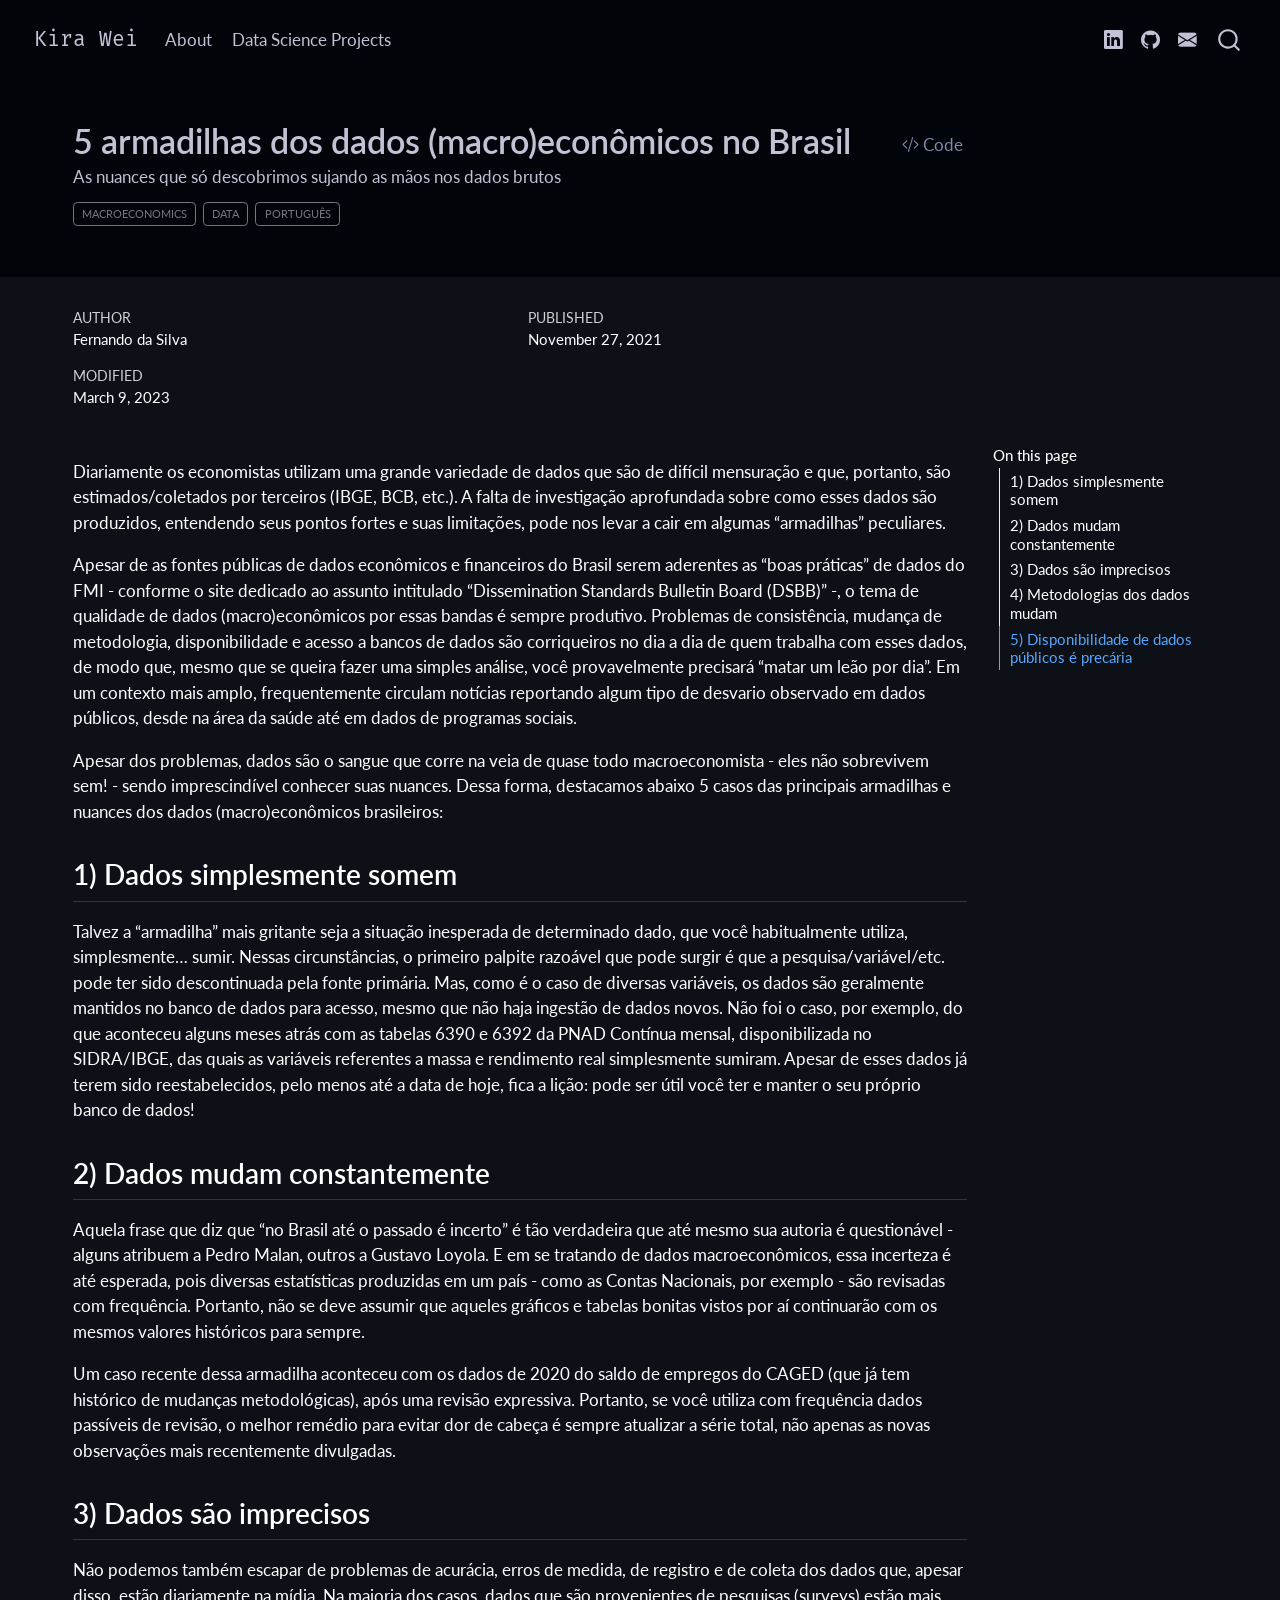
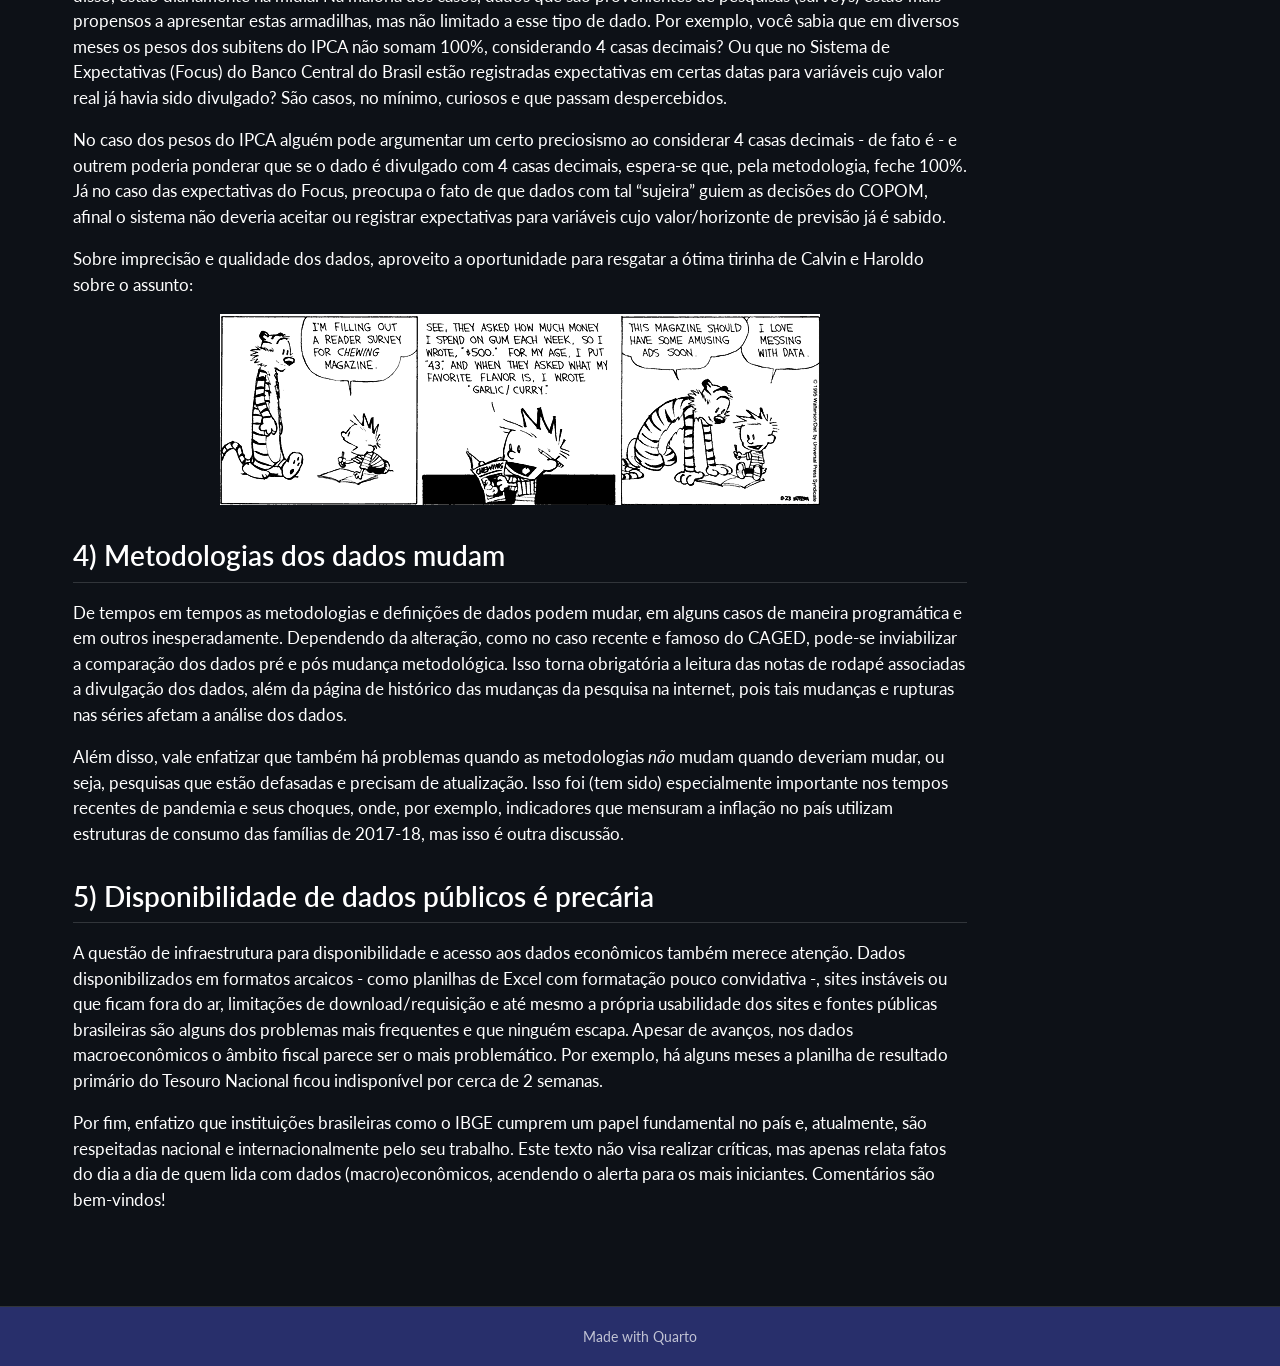
<file: docs/posts/macroeconomia/pitfalls-macro-br/index.html>
<html xmlns="http://www.w3.org/1999/xhtml">
<head>
  <title>Redirect</title>
  <script type="text/javascript">
    var redirects = {"":"../../../projects/2021-11-27-armadilhas-dos-dados-macro-no-brasil/index.html"};
    var hash = window.location.hash.startsWith('#') ? window.location.hash.slice(1) : window.location.hash;
    var redirect = redirects[hash] || redirects[""] || "/";
    window.document.title = 'Redirect to  ' +  redirect;
    if (!redirects[hash]) {
      redirect = redirect + window.location.hash;
    }
    redirect = redirect + window.location.search;
    window.location.replace(redirect);
  </script>
</head>
<body>
</body>
</html>
</file>
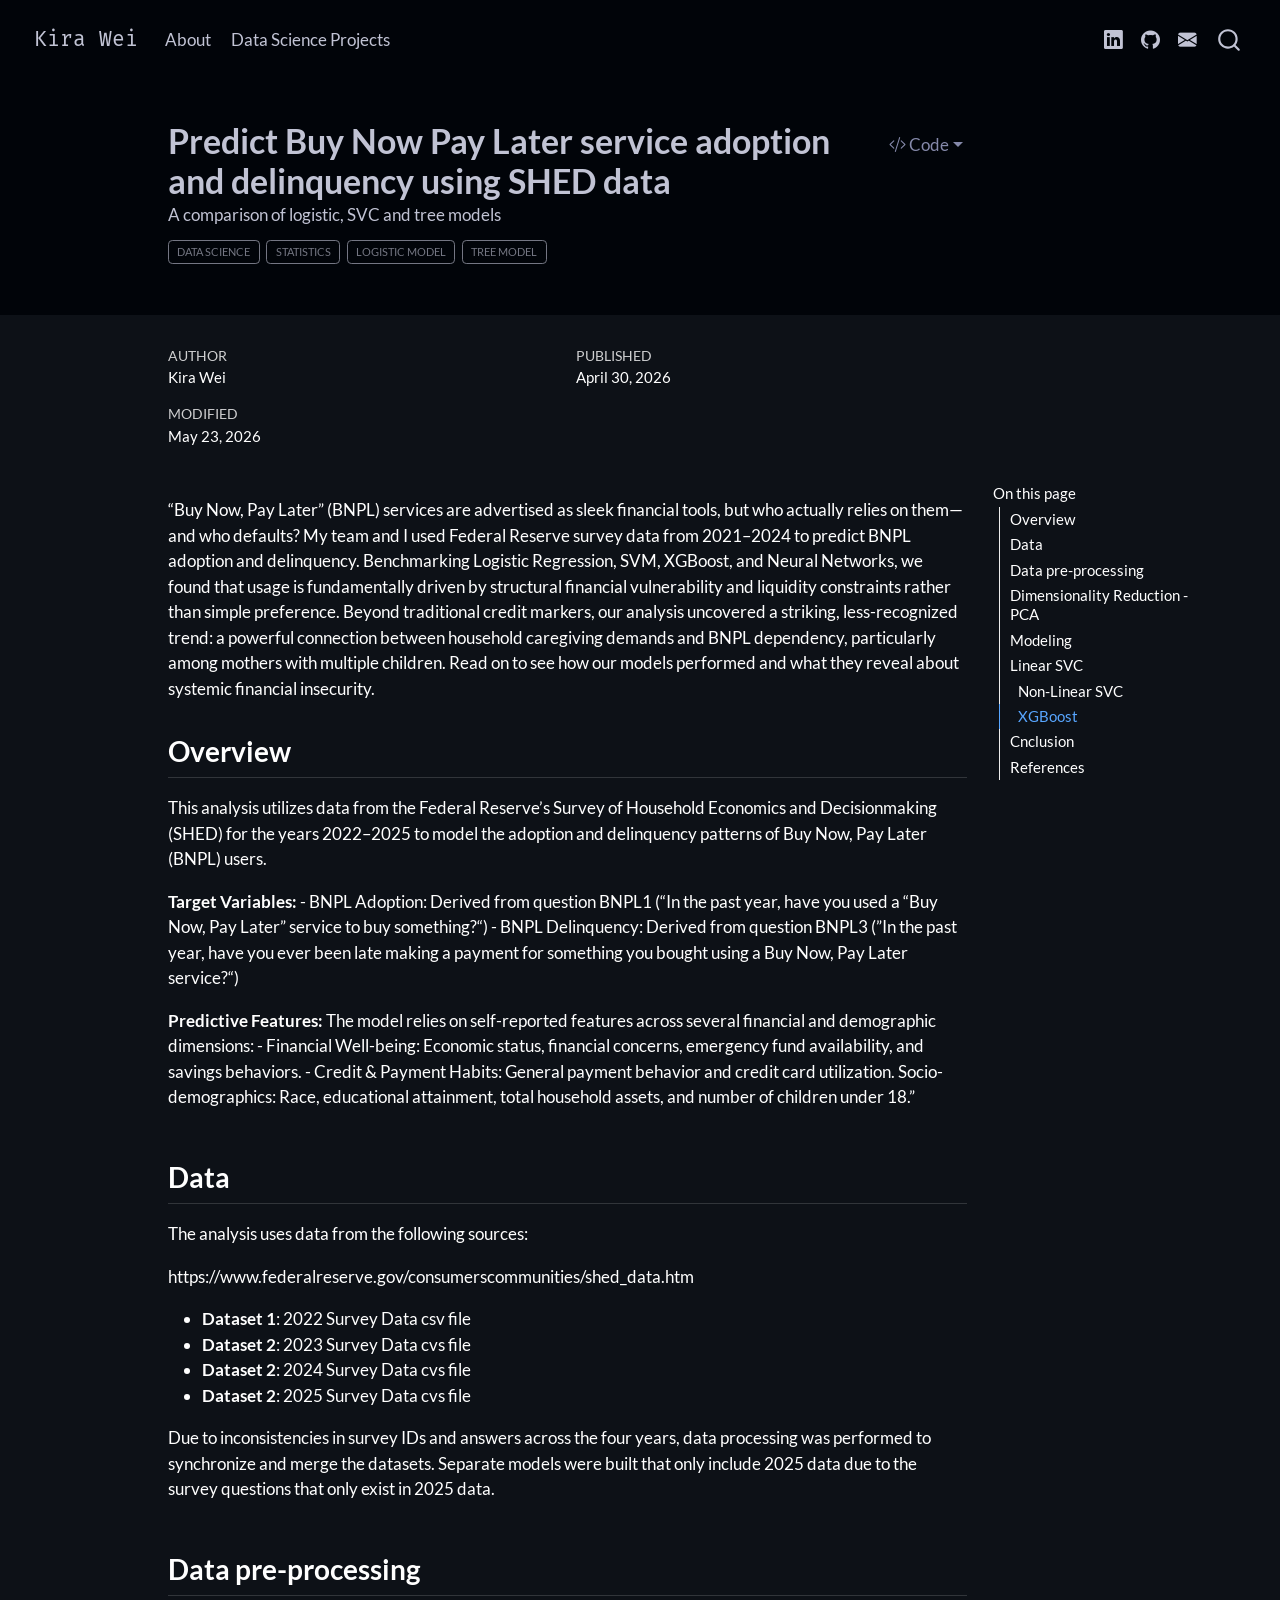
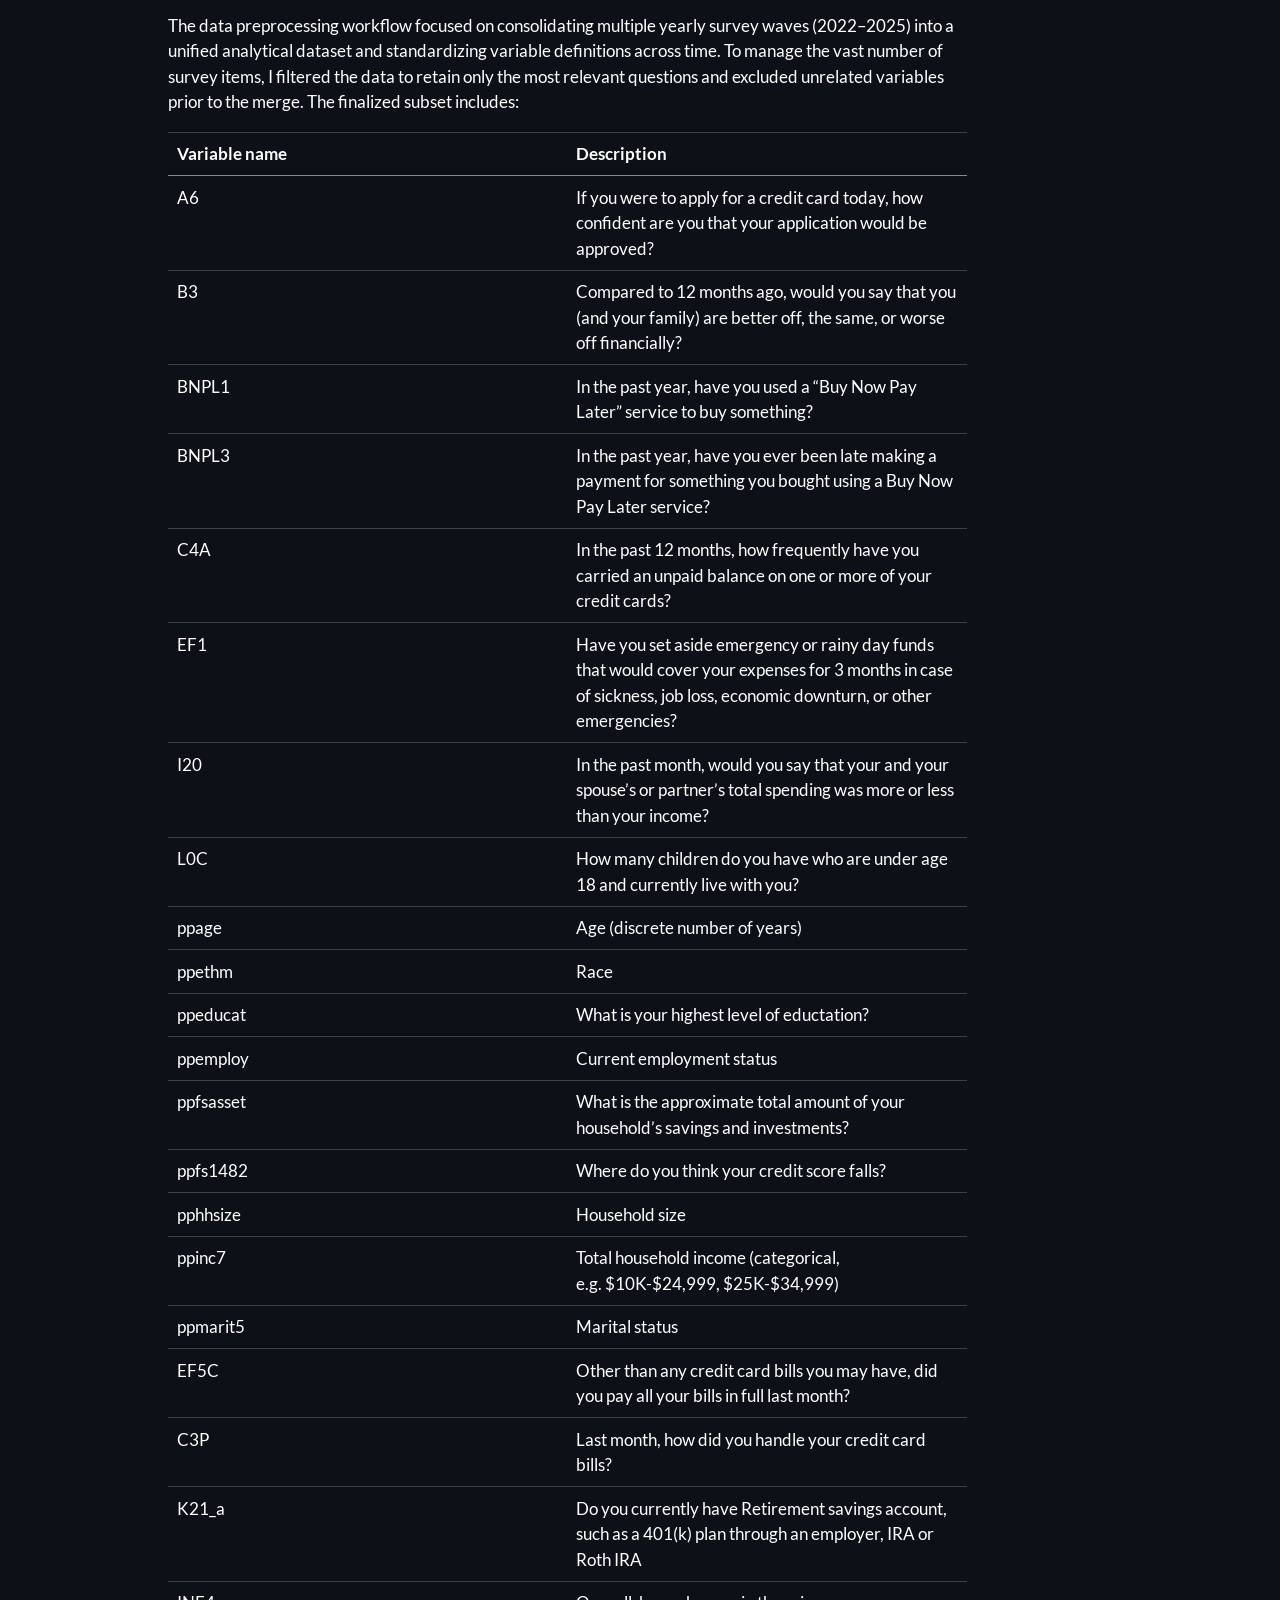
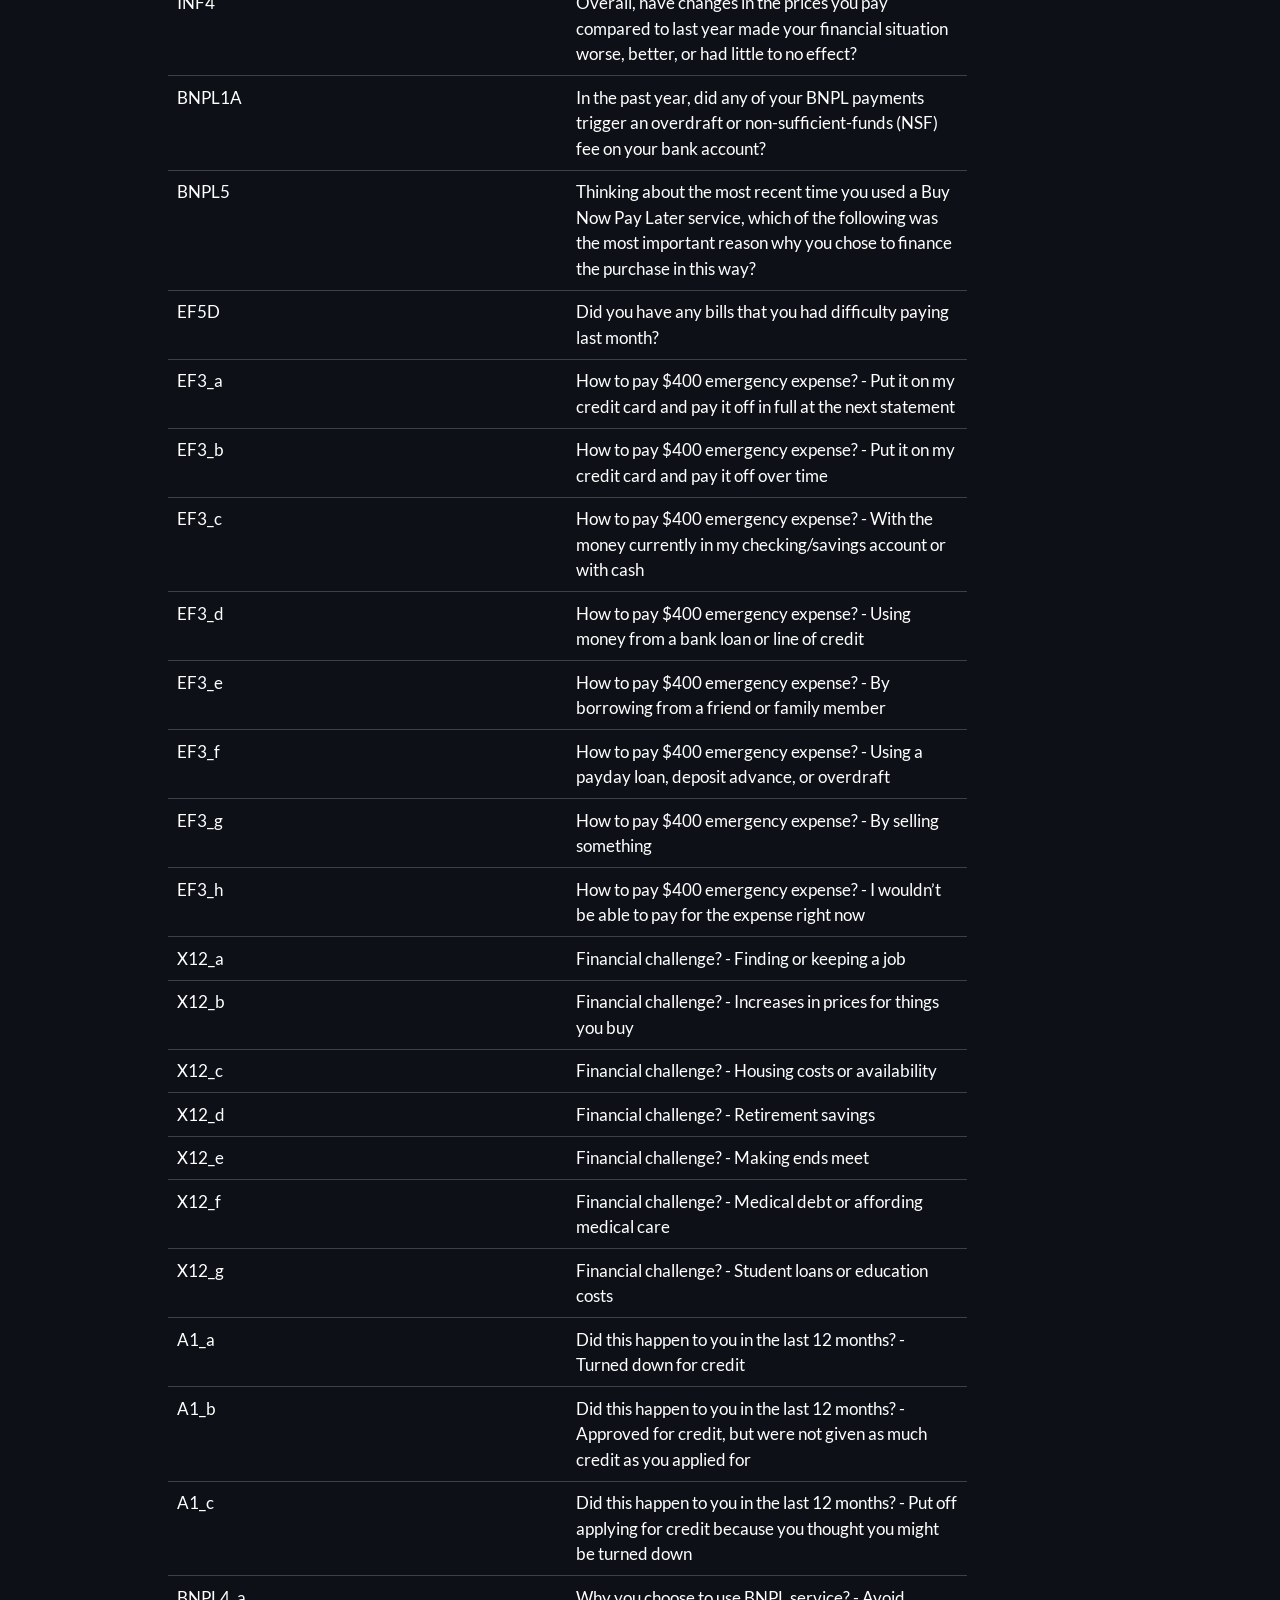
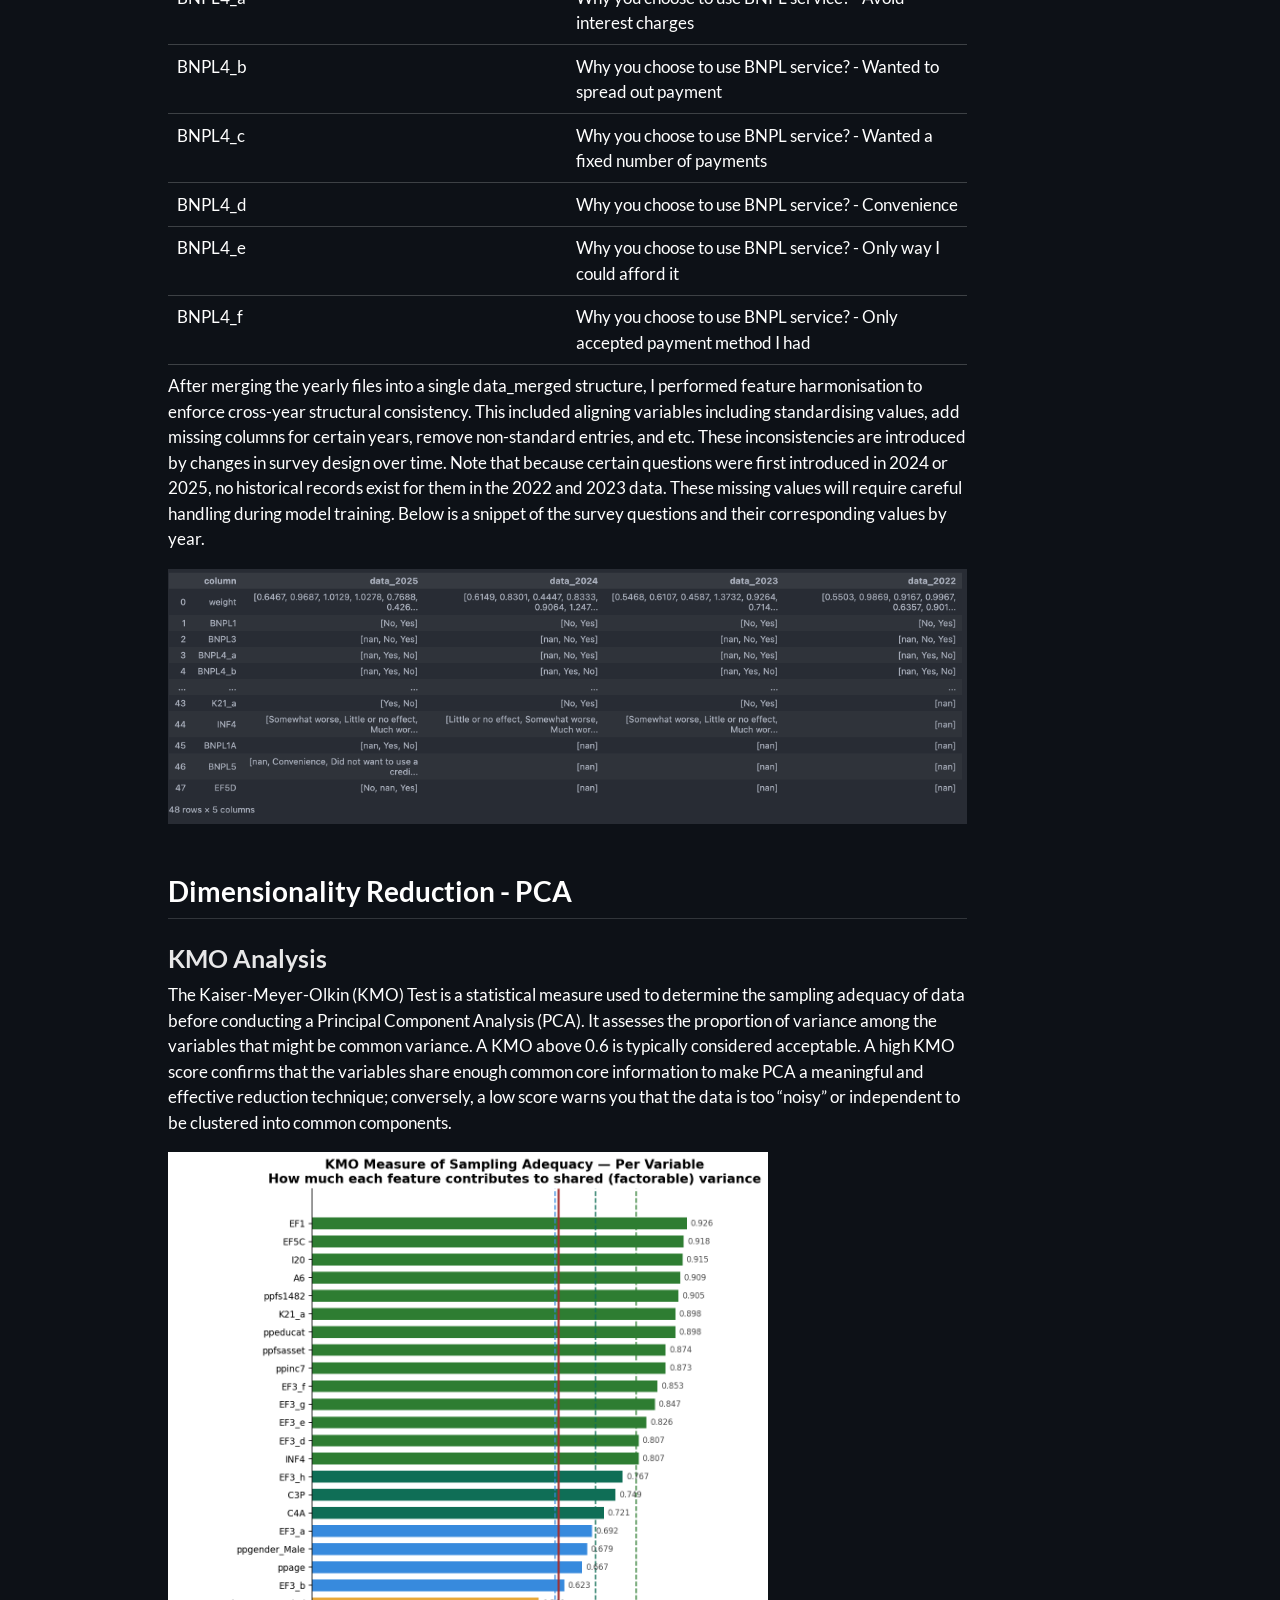
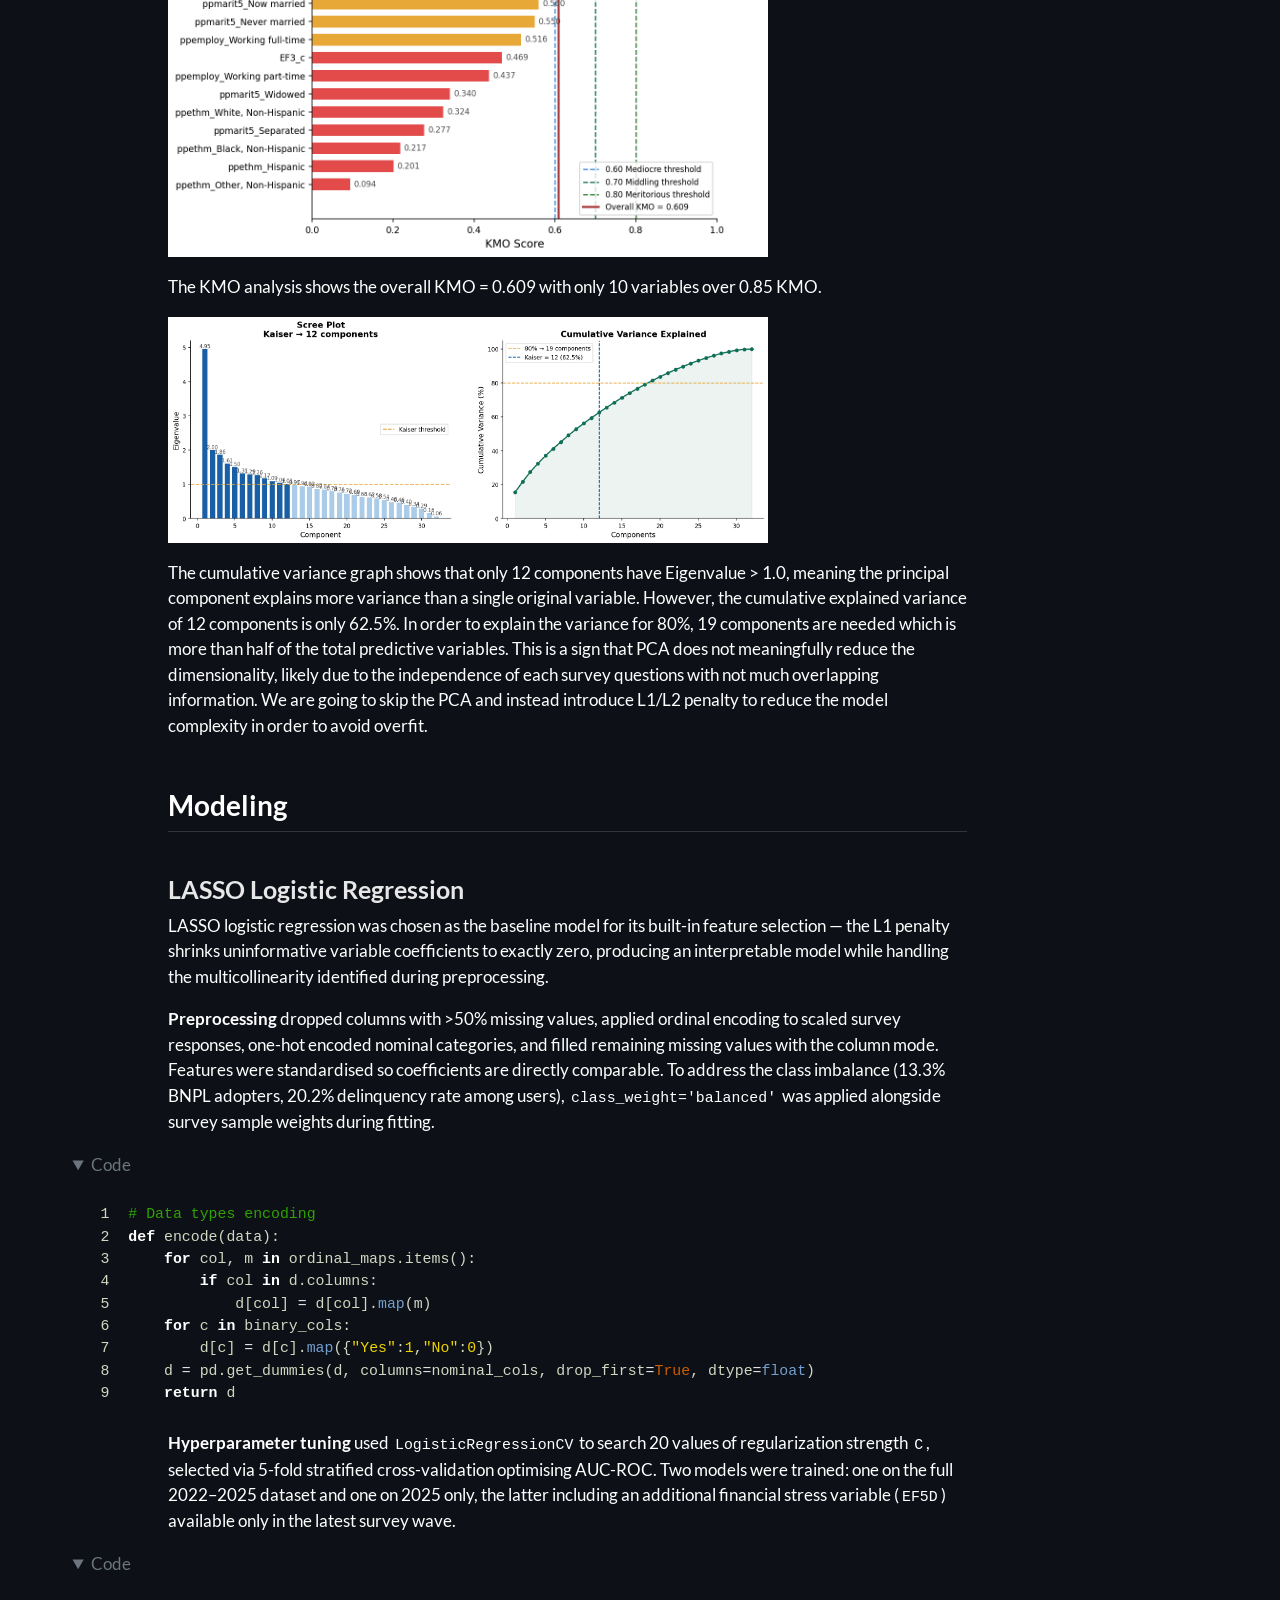
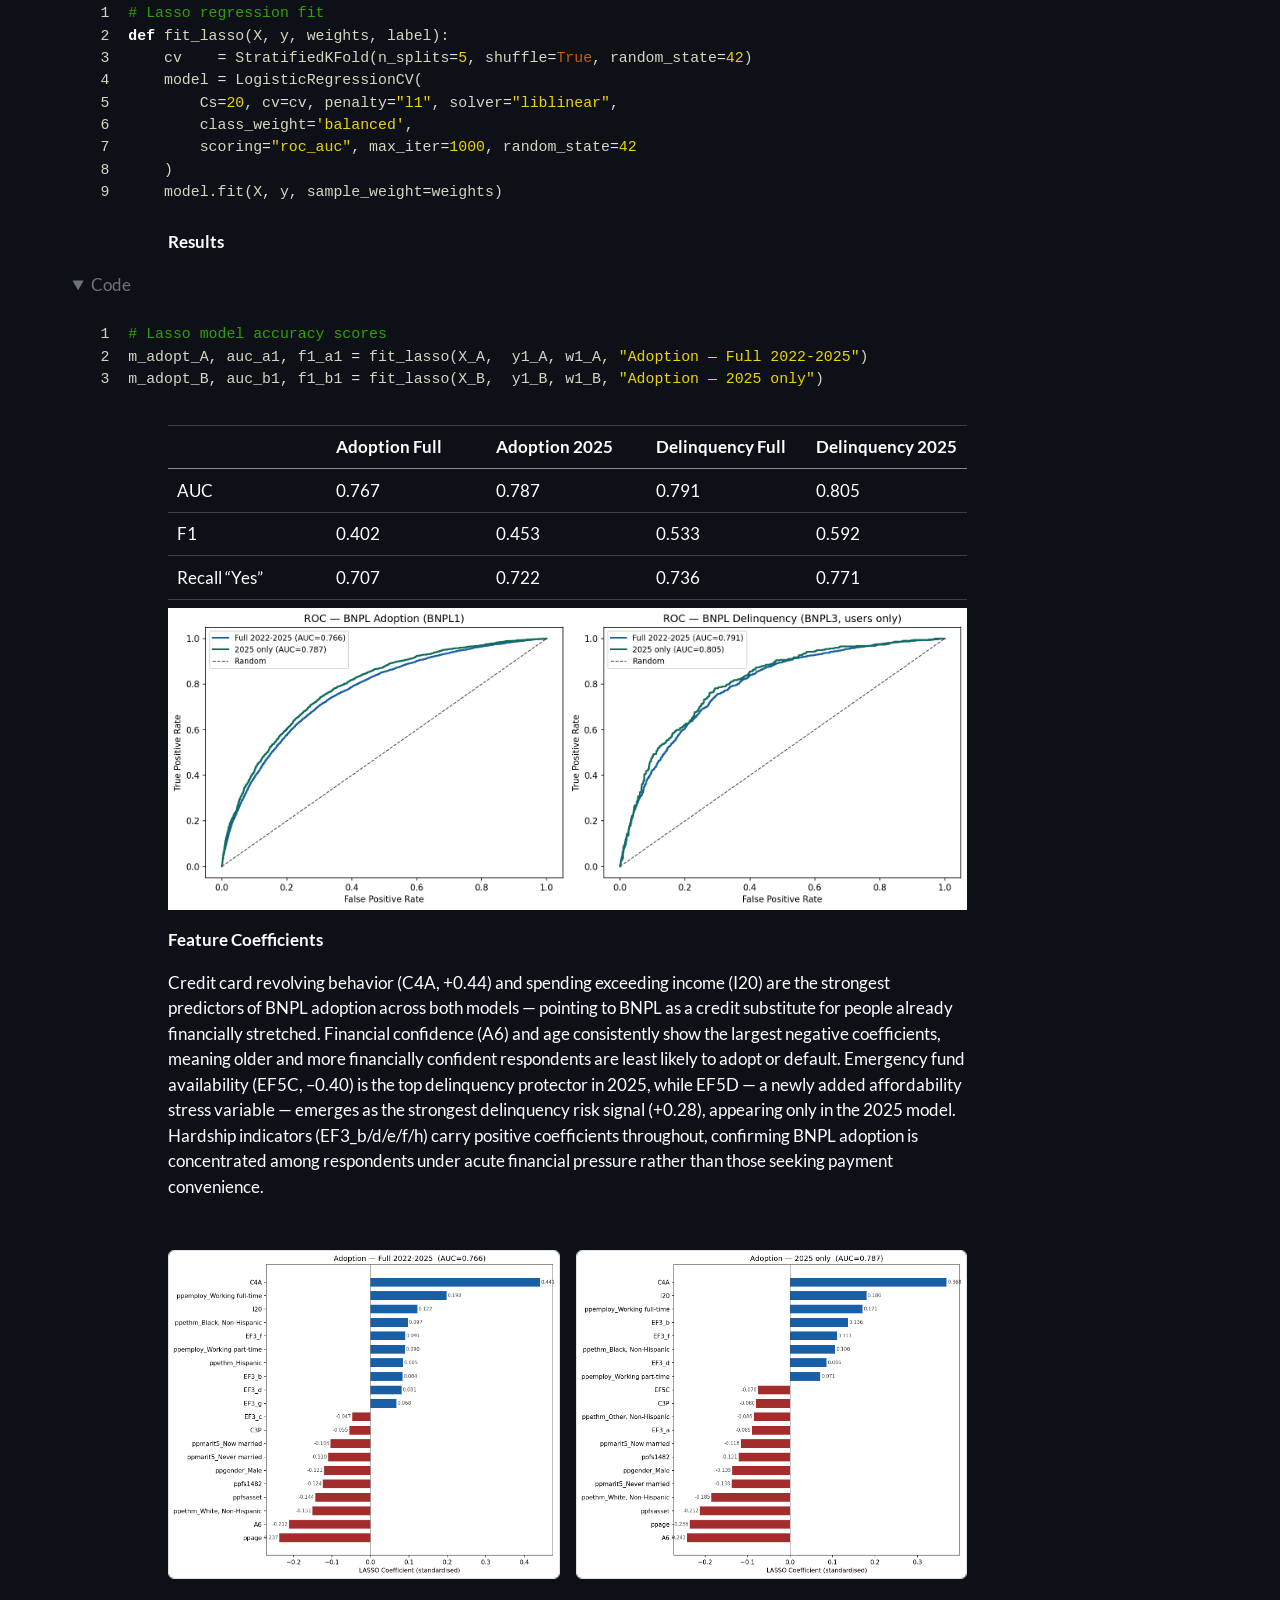
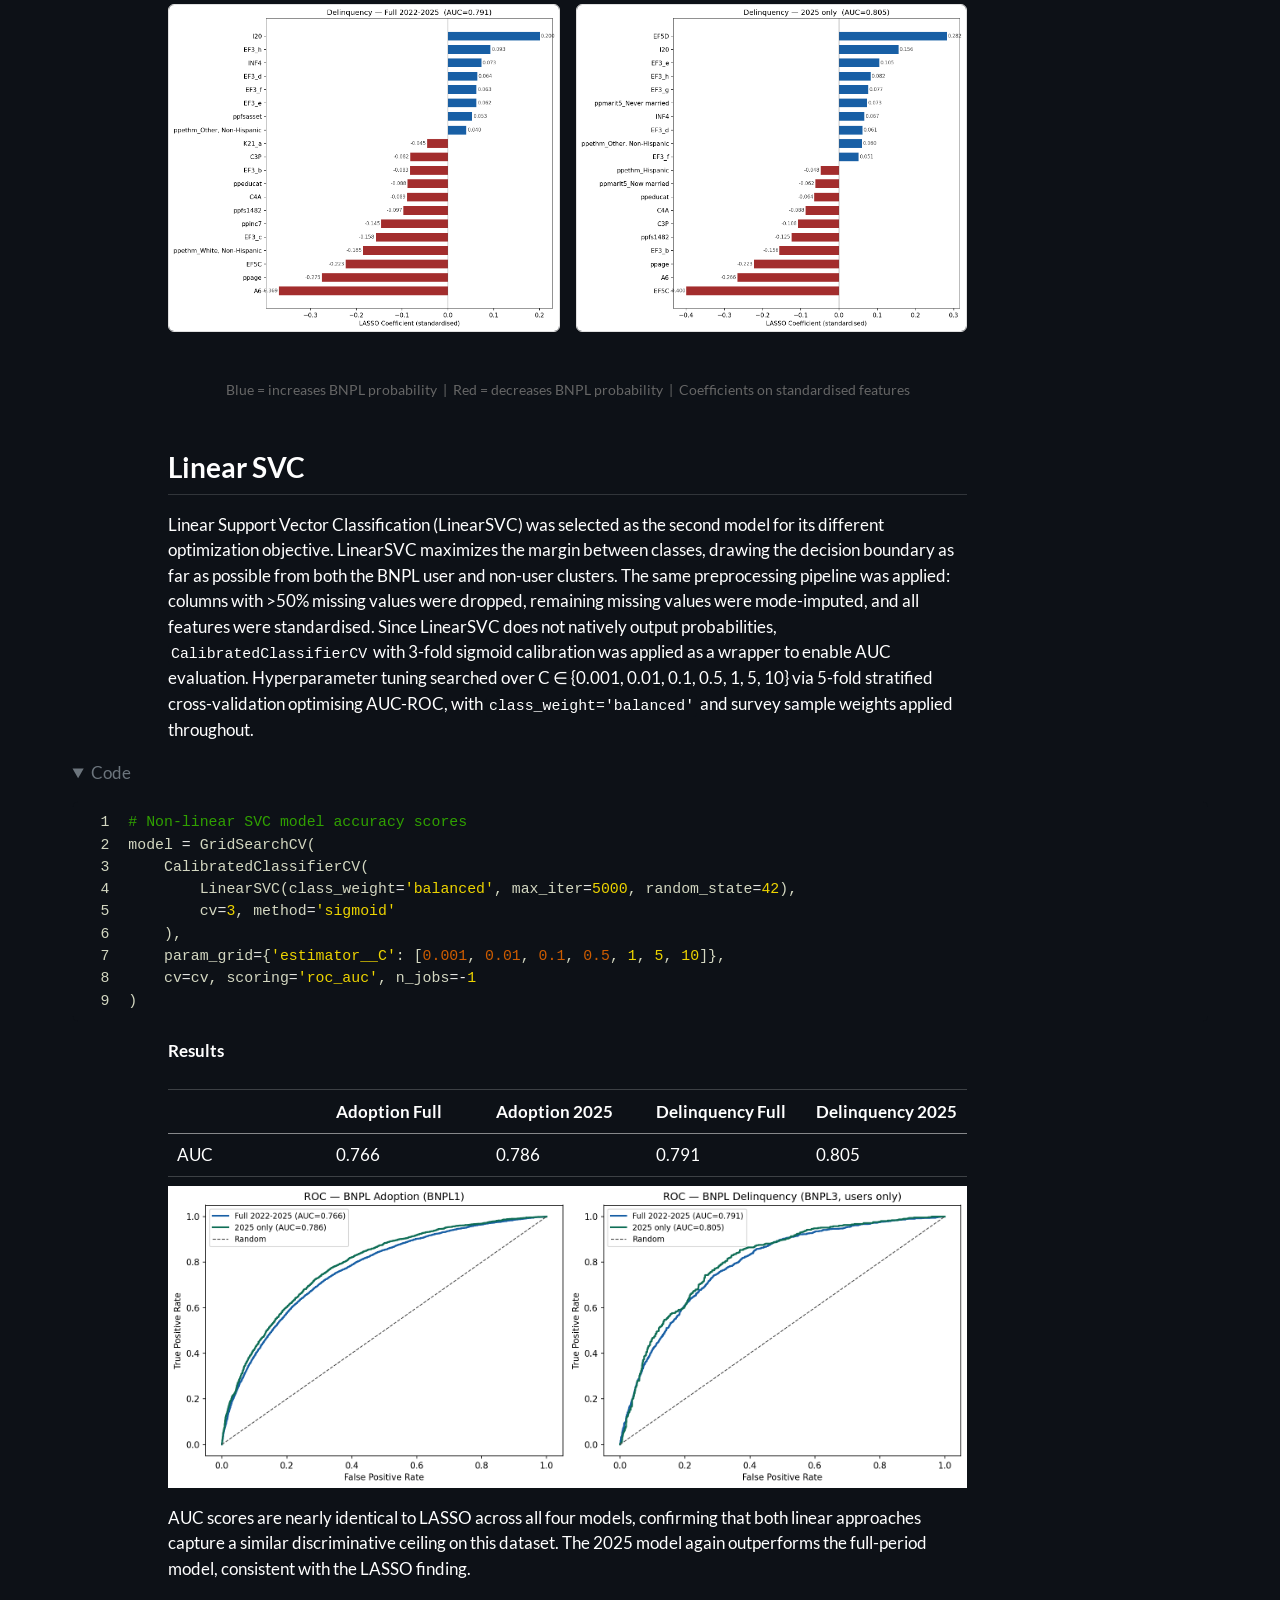
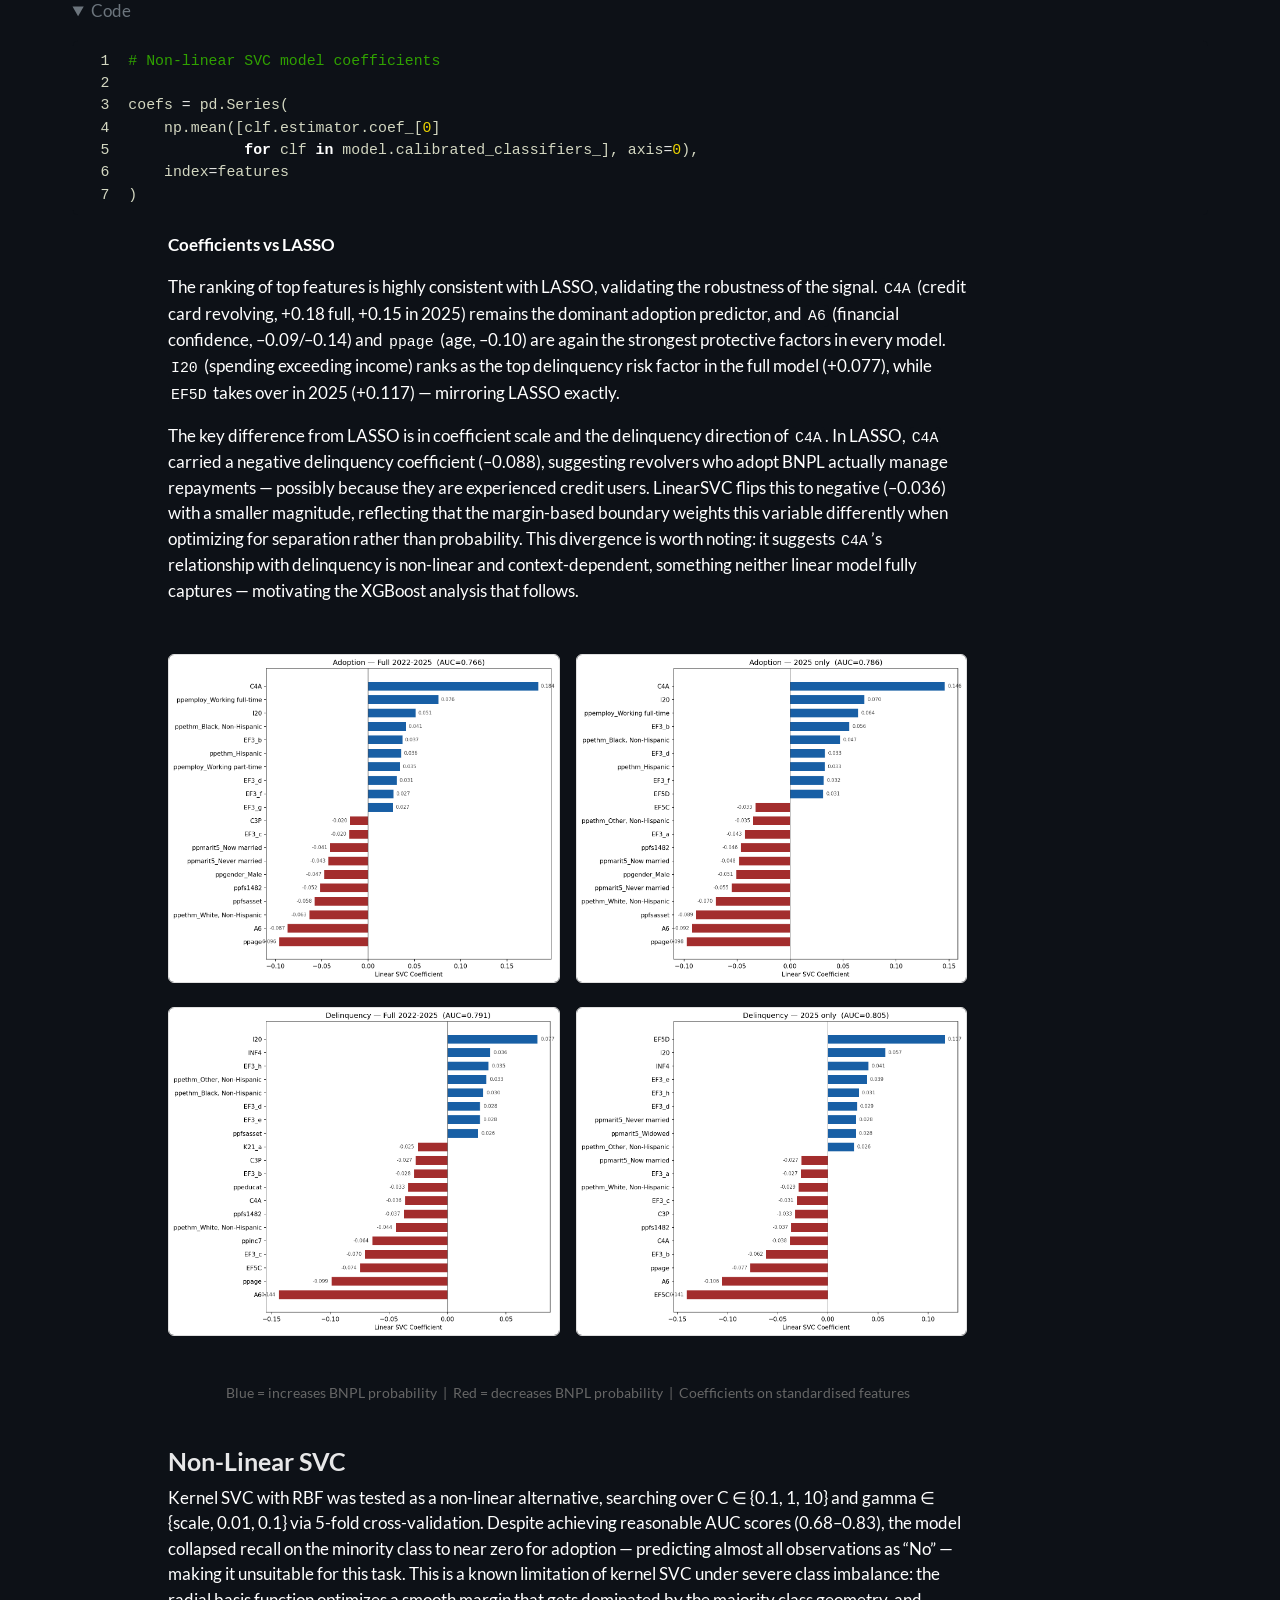
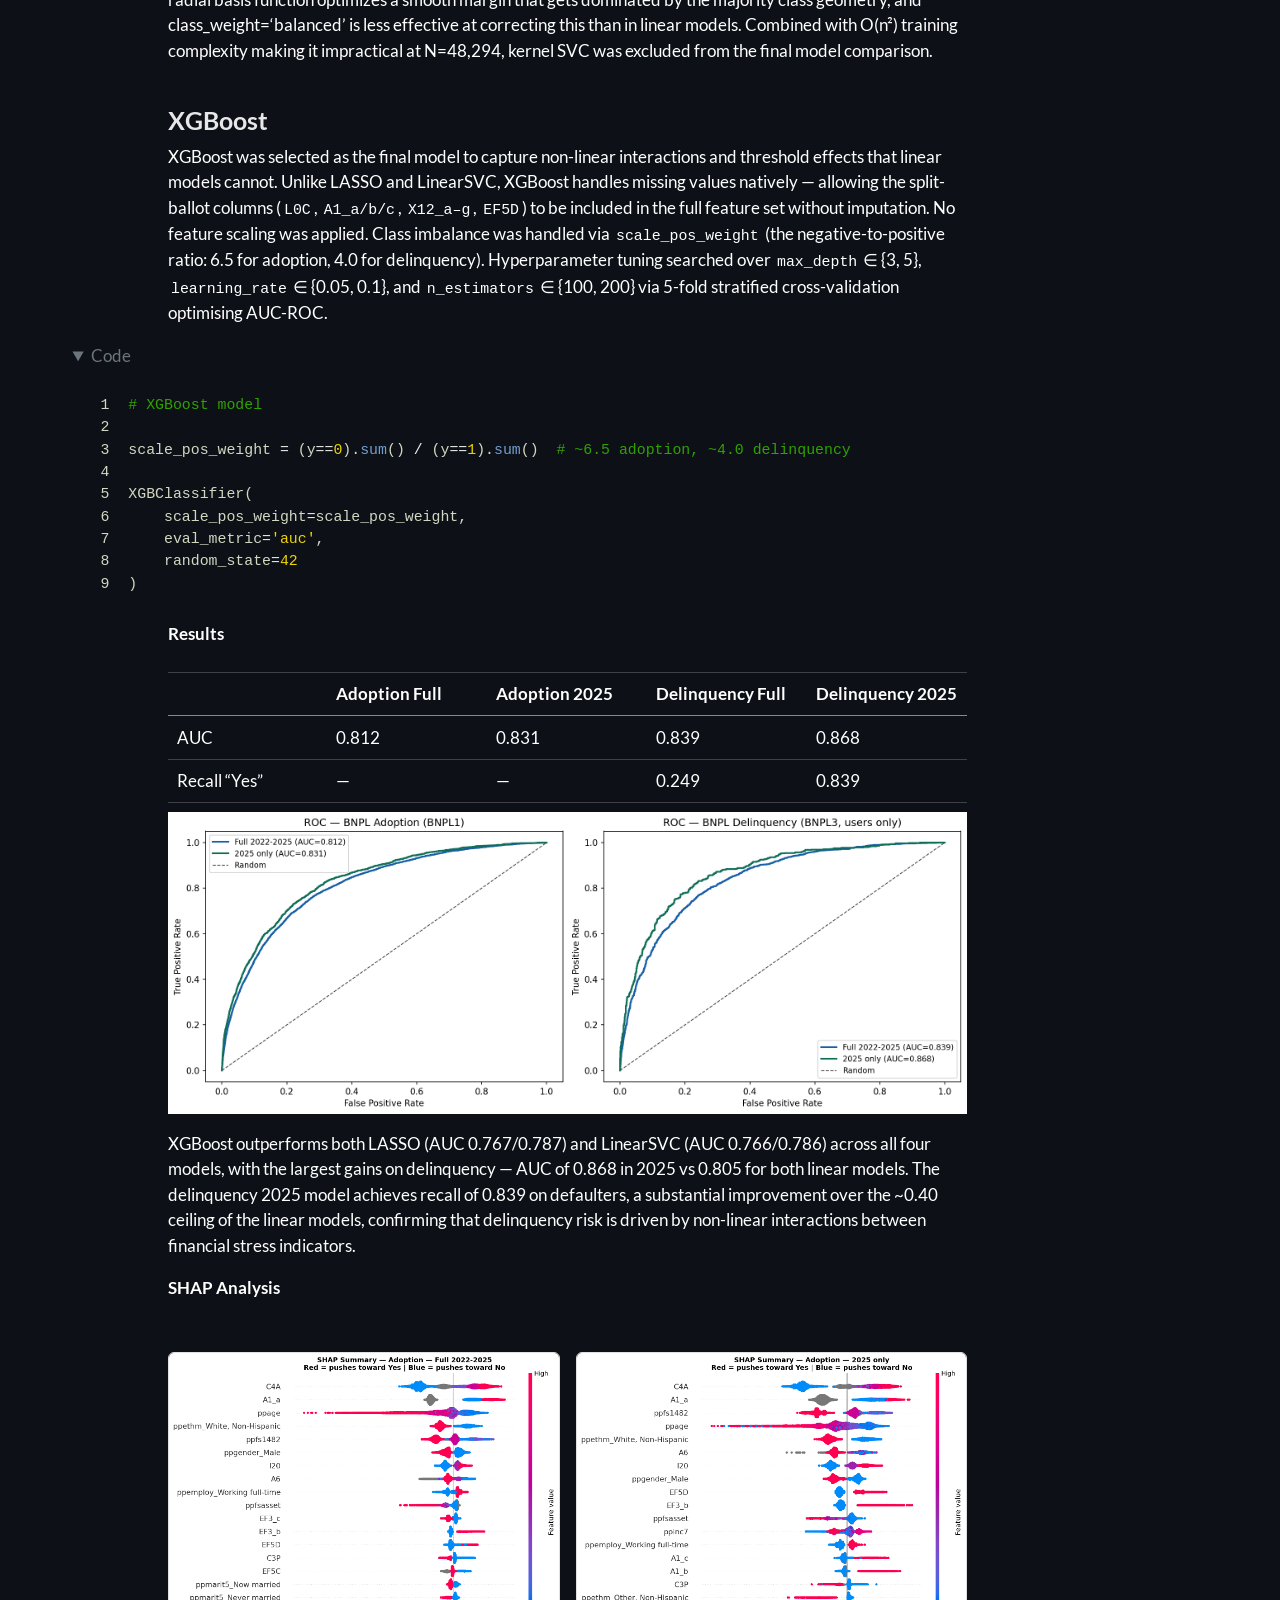
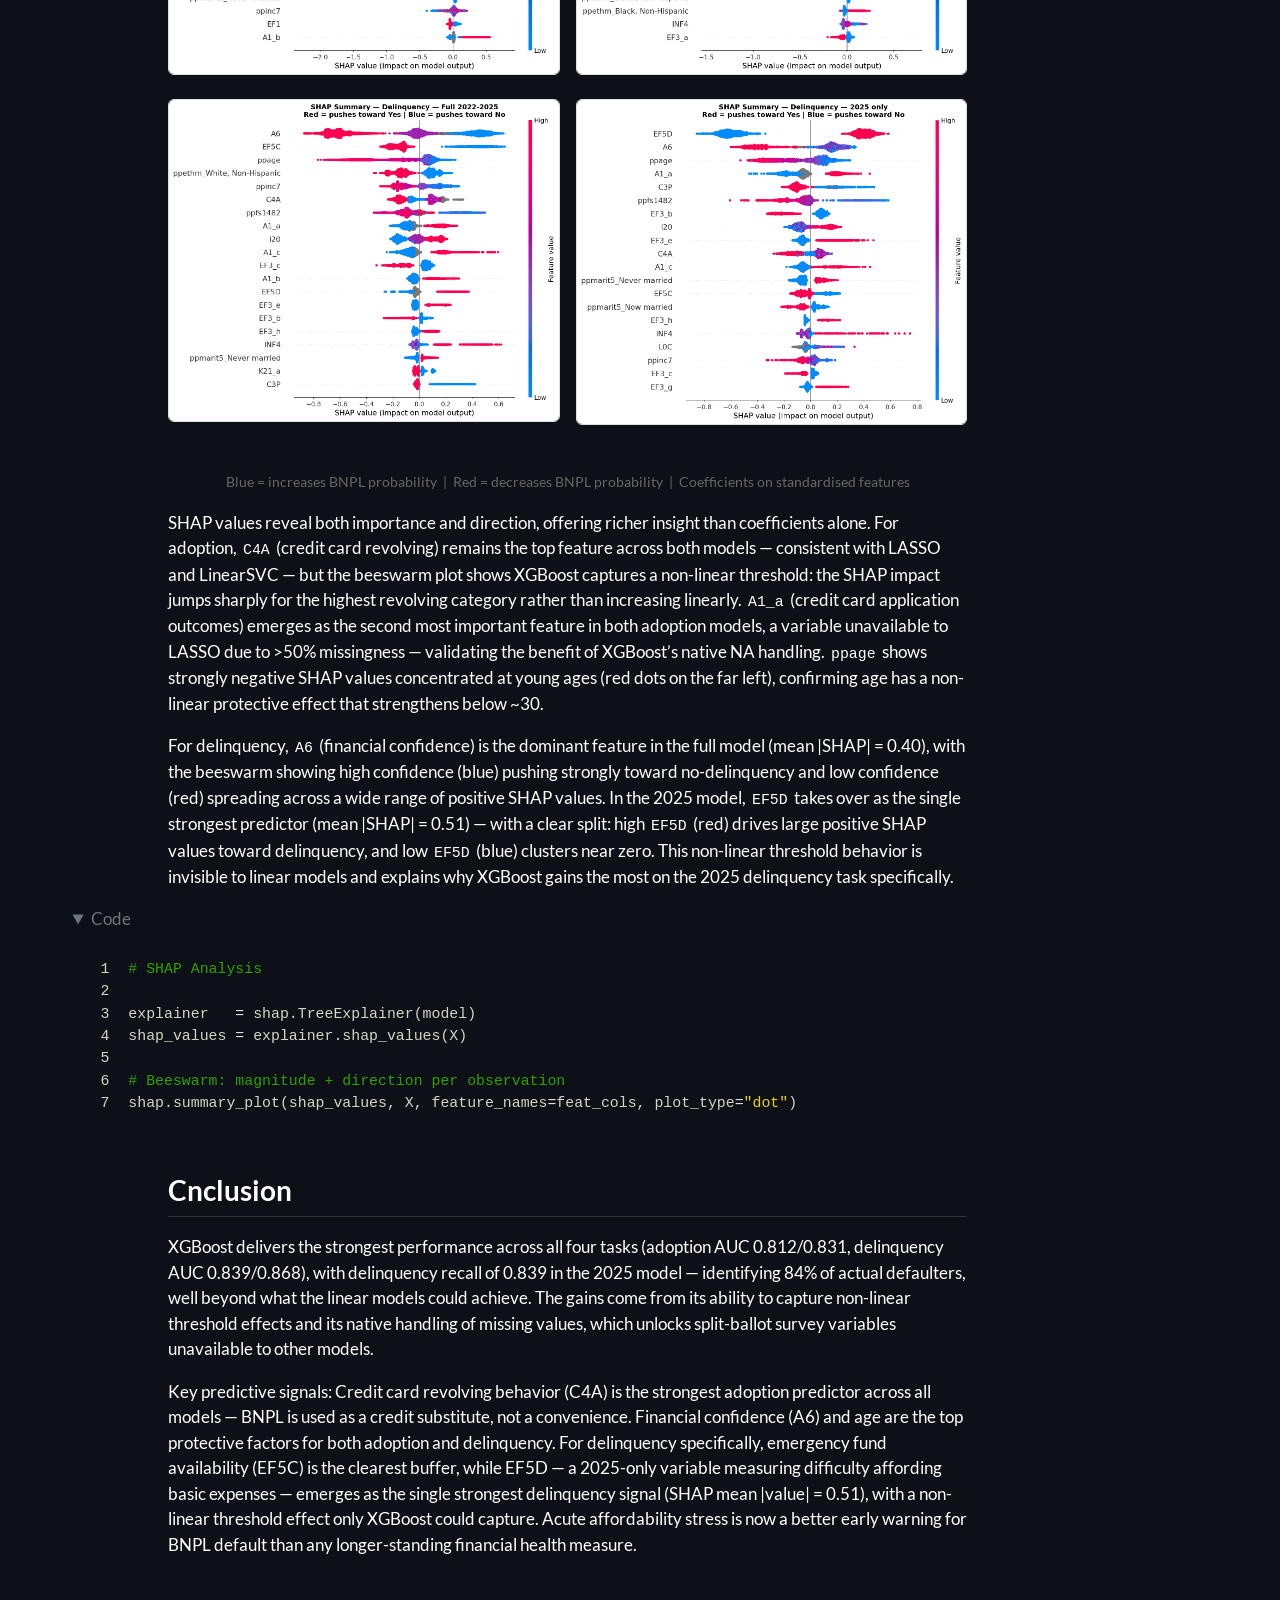
<file: docs/posts/predictive-models/bnpl/index.html>
<html xmlns="http://www.w3.org/1999/xhtml">
<head>
  <title>Redirect</title>
  <script type="text/javascript">
    var redirects = {"":"../../../projects/2026-04-30-bnpl/index.html"};
    var hash = window.location.hash.startsWith('#') ? window.location.hash.slice(1) : window.location.hash;
    var redirect = redirects[hash] || redirects[""] || "/";
    window.document.title = 'Redirect to  ' +  redirect;
    if (!redirects[hash]) {
      redirect = redirect + window.location.hash;
    }
    redirect = redirect + window.location.search;
    window.location.replace(redirect);
  </script>
</head>
<body>
</body>
</html>
</file>
<file: docs/site_libs/quarto-html/tippy.css>
.tippy-box[data-animation=fade][data-state=hidden]{opacity:0}[data-tippy-root]{max-width:calc(100vw - 10px)}.tippy-box{position:relative;background-color:#333;color:#fff;border-radius:4px;font-size:14px;line-height:1.4;white-space:normal;outline:0;transition-property:transform,visibility,opacity}.tippy-box[data-placement^=top]>.tippy-arrow{bottom:0}.tippy-box[data-placement^=top]>.tippy-arrow:before{bottom:-7px;left:0;border-width:8px 8px 0;border-top-color:initial;transform-origin:center top}.tippy-box[data-placement^=bottom]>.tippy-arrow{top:0}.tippy-box[data-placement^=bottom]>.tippy-arrow:before{top:-7px;left:0;border-width:0 8px 8px;border-bottom-color:initial;transform-origin:center bottom}.tippy-box[data-placement^=left]>.tippy-arrow{right:0}.tippy-box[data-placement^=left]>.tippy-arrow:before{border-width:8px 0 8px 8px;border-left-color:initial;right:-7px;transform-origin:center left}.tippy-box[data-placement^=right]>.tippy-arrow{left:0}.tippy-box[data-placement^=right]>.tippy-arrow:before{left:-7px;border-width:8px 8px 8px 0;border-right-color:initial;transform-origin:center right}.tippy-box[data-inertia][data-state=visible]{transition-timing-function:cubic-bezier(.54,1.5,.38,1.11)}.tippy-arrow{width:16px;height:16px;color:#333}.tippy-arrow:before{content:"";position:absolute;border-color:transparent;border-style:solid}.tippy-content{position:relative;padding:5px 9px;z-index:1}
</file>
<file: docs/site_libs/quarto-html/quarto-syntax-highlighting-dark-e1acd5637c463893ad826fee27f89eaf.css>
/* quarto syntax highlight colors */
:root {
  --quarto-hl-al-color: #e85848;
  --quarto-hl-an-color: #ad7fa8;
  --quarto-hl-at-color: #ad7fa8;
  --quarto-hl-bn-color: #edd400;
  --quarto-hl-bu-color: #729fcf;
  --quarto-hl-ch-color: #ce5c00;
  --quarto-hl-co-color: #30a100;
  --quarto-hl-cv-color: #ad7fa8;
  --quarto-hl-cn-color: #edd400;
  --quarto-hl-cf-color: #ffffff;
  --quarto-hl-dt-color: #508ed8;
  --quarto-hl-dv-color: #edd400;
  --quarto-hl-do-color: #4e9a06;
  --quarto-hl-er-color: #e85848;
  --quarto-hl-ex-color: #508ed8;
  --quarto-hl-fl-color: #ce5c00;
  --quarto-hl-fu-color: #729fcf;
  --quarto-hl-im-color: #ad7fa8;
  --quarto-hl-in-color: #c0a25f;
  --quarto-hl-kw-color: #ffffff;
  --quarto-hl-op-color: #eeeeec;
  --quarto-hl-pp-color: #ad7fa8;
  --quarto-hl-re-color: #508ed8;
  --quarto-hl-sc-color: #ce5c00;
  --quarto-hl-ss-color: #fce94f;
  --quarto-hl-st-color: #edd400;
  --quarto-hl-va-color: #ce5c00;
  --quarto-hl-vs-color: #c4a000;
  --quarto-hl-wa-color: #e85848;
}

/* other quarto variables */
:root {
  --quarto-font-monospace: SFMono-Regular, Menlo, Monaco, Consolas, "Liberation Mono", "Courier New", monospace;
}

/* syntax highlight based on Pandoc's rules */
pre > code.sourceCode > span {
  color: #d3d7c1;
}

code.sourceCode > span {
  color: #d3d7c1;
}

div.sourceCode,
div.sourceCode pre.sourceCode {
  color: #d3d7c1;
}

/* Normal */
code span {
  color: #d3d7c1;
}

/* Alert */
code span.al {
  background-color: #451e1a;
  font-weight: bold;
  color: #e85848;
}

/* Annotation */
code span.an {
  color: #ad7fa8;
}

/* Attribute */
code span.at {
  color: #ad7fa8;
}

/* BaseN */
code span.bn {
  color: #edd400;
}

/* BuiltIn */
code span.bu {
  color: #729fcf;
}

/* ControlFlow */
code span.cf {
  font-weight: bold;
  color: #ffffff;
}

/* Char */
code span.ch {
  color: #ce5c00;
}

/* Constant */
code span.cn {
  font-weight: bold;
  color: #edd400;
}

/* Comment */
code span.co {
  color: #30a100;
}

/* CommentVar */
code span.cv {
  color: #ad7fa8;
}

/* Documentation */
code span.do {
  color: #4e9a06;
}

/* DataType */
code span.dt {
  color: #508ed8;
}

/* DecVal */
code span.dv {
  color: #edd400;
}

/* Error */
code span.er {
  color: #e85848;
  text-decoration: underline;
}

/* Extension */
code span.ex {
  font-weight: bold;
  color: #508ed8;
}

/* Float */
code span.fl {
  color: #ce5c00;
}

/* Function */
code span.fu {
  font-weight: bold;
  color: #729fcf;
}

/* Import */
code span.im {
  color: #ad7fa8;
}

/* Information */
code span.in {
  color: #c0a25f;
}

/* Keyword */
code span.kw {
  font-weight: bold;
  color: #ffffff;
}

/* Operator */
code span.op {
  color: #eeeeec;
}

/* Preprocessor */
code span.pp {
  color: #ad7fa8;
}

/* RegionMarker */
code span.re {
  background-color: #1c2c3f;
  color: #508ed8;
}

/* SpecialChar */
code span.sc {
  color: #ce5c00;
}

/* SpecialString */
code span.ss {
  color: #fce94f;
}

/* String */
code span.st {
  color: #edd400;
}

/* Variable */
code span.va {
  color: #ce5c00;
}

/* VerbatimString */
code span.vs {
  color: #c4a000;
}

/* Warning */
code span.wa {
  color: #e85848;
}

.prevent-inlining {
  content: "</";
}

/*# sourceMappingURL=8b79ed34e9db592ff1b5c858800078a1.css.map */
</file>
<file: docs/styles/css/styles.css>
/* css styles */

/* Fonts */
@import url('https://fonts.googleapis.com/css2?family=Lato');
@import url('https://fonts.googleapis.com/css2?family=Fira+Mono');

/* Navbar */
.navbar-brand{
  font-family: "Fira Mono";
}

/* Footer */
.nav-footer {
    display: flex;
    flex-direction: row;
    flex-wrap: wrap;
    justify-content: space-between;
    align-items: center;
    text-align: center;
    padding-top: .5rem;
    padding-bottom: .5rem;
    background-color: #282f6b;
}
.nav-footer-center {
    flex: 1 1 0px;
    min-height: auto;
    text-align: center;
}

/* CV page iframe style */
.embed-container {
    position: relative;
    padding-bottom: 100%;
    height: 0;
    overflow: hidden;
    max-width: 100%;
}
.embed-container iframe,
.embed-container object,
.embed-container embed {
    position: absolute;
    top: 0;
    left: 0;
    width: 100%;
    height: 100%;
}

/* Portfolio page card style */
.portfolio-card {
  color: var(--bs-body-color);
  background-color: #dee2e6;
  margin-bottom: 1em;
  border: 0;
}
</file>
